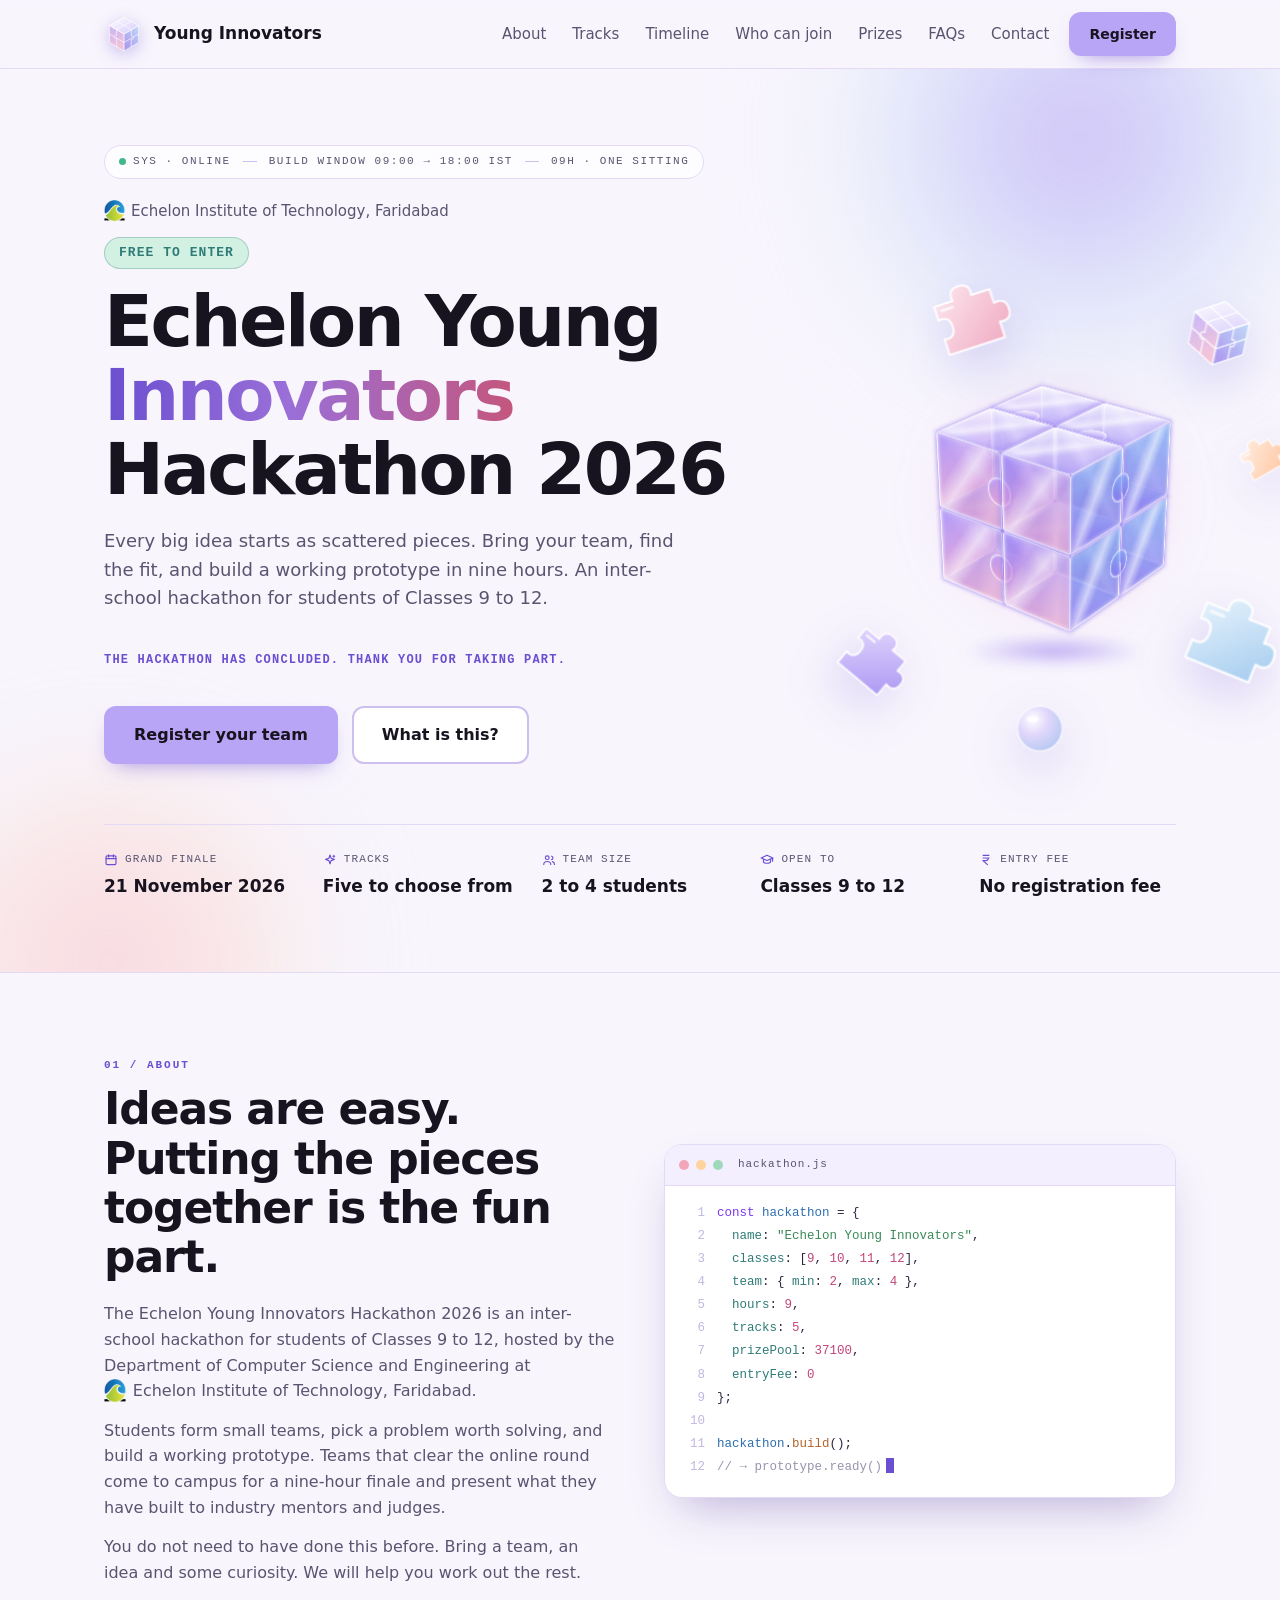
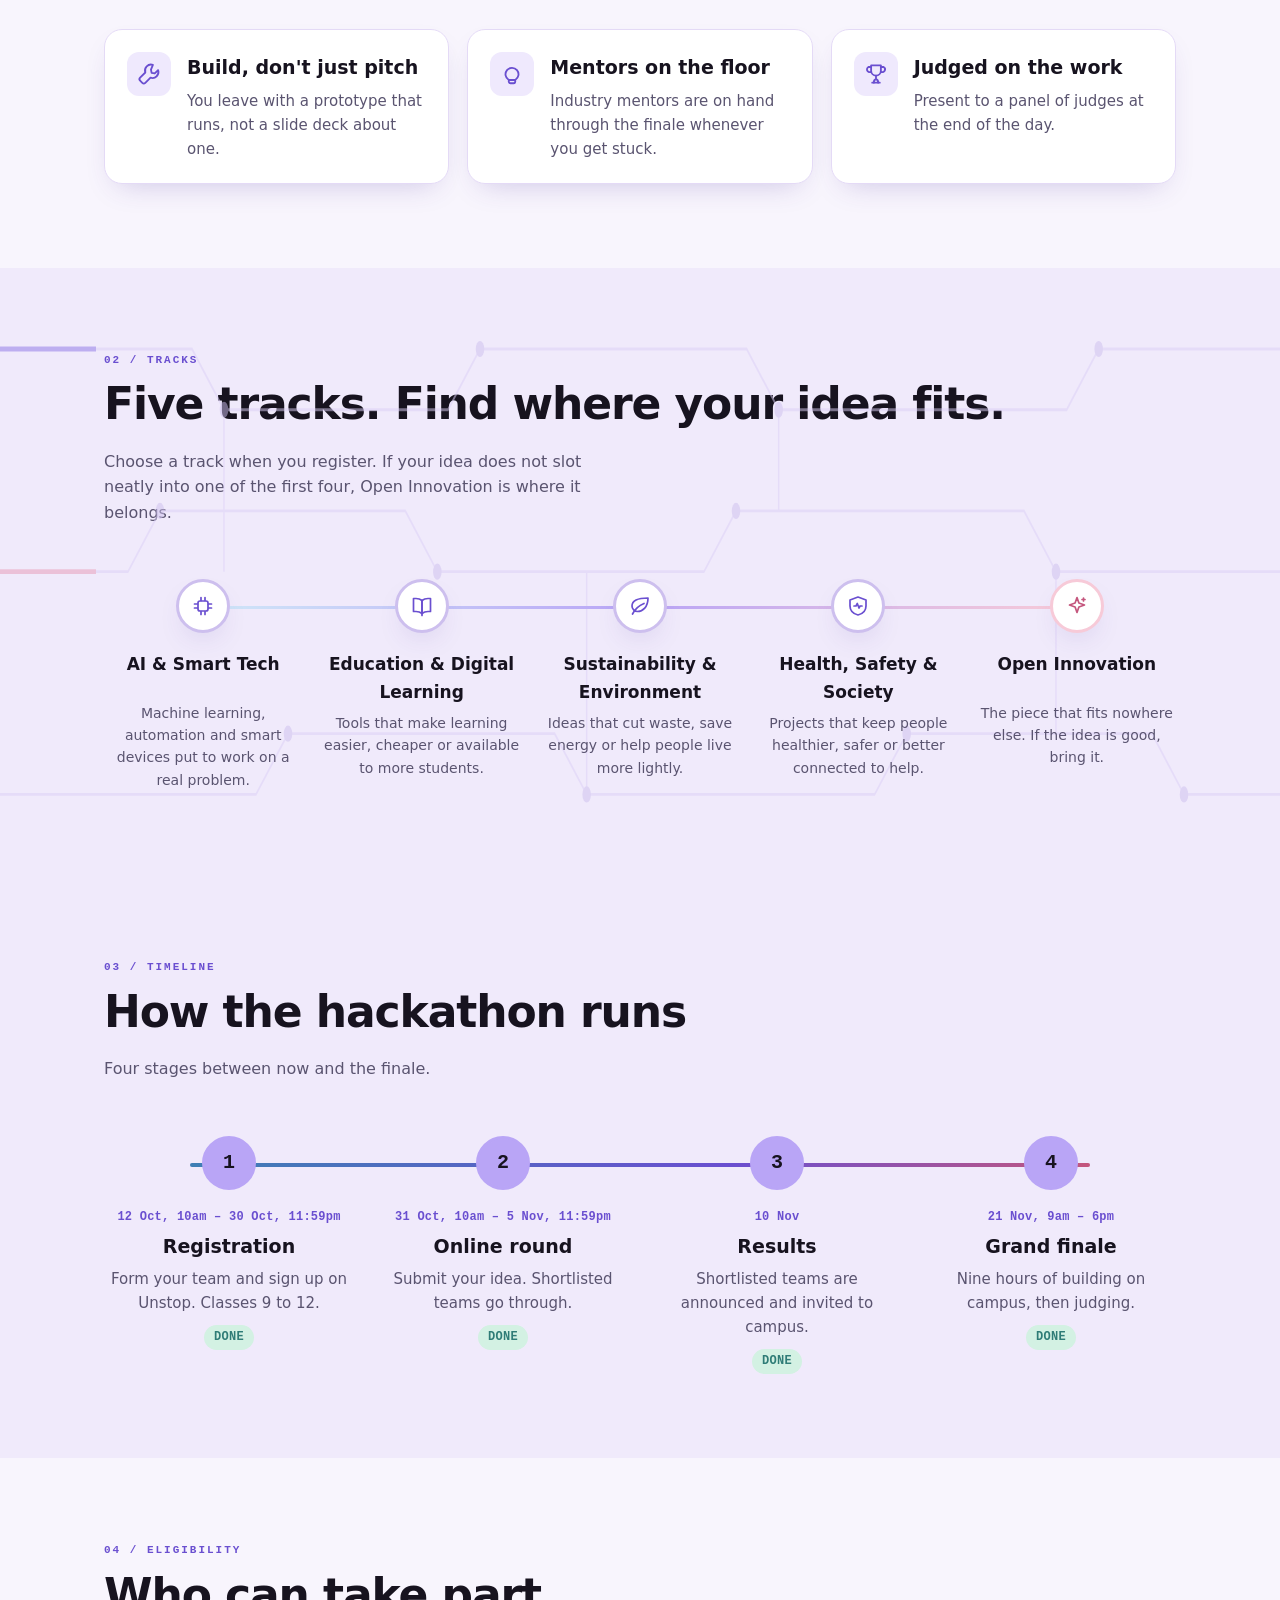
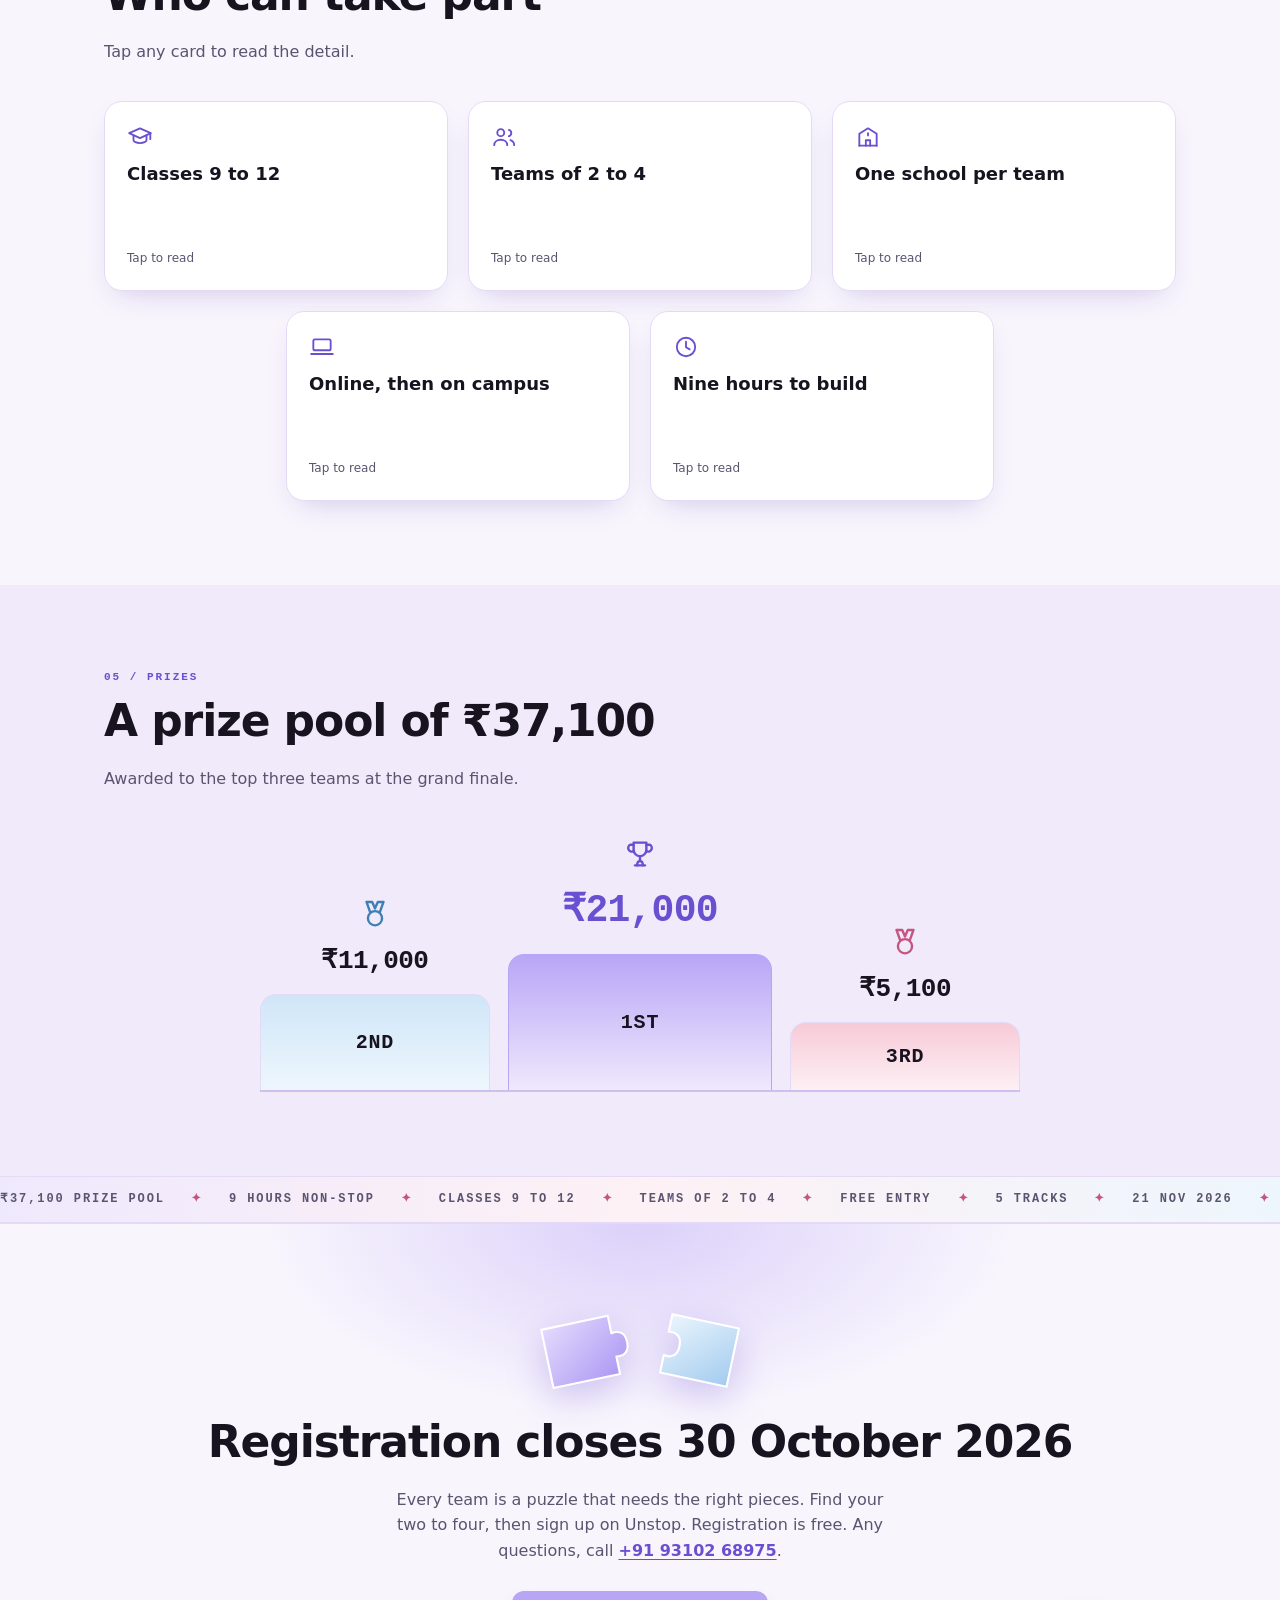
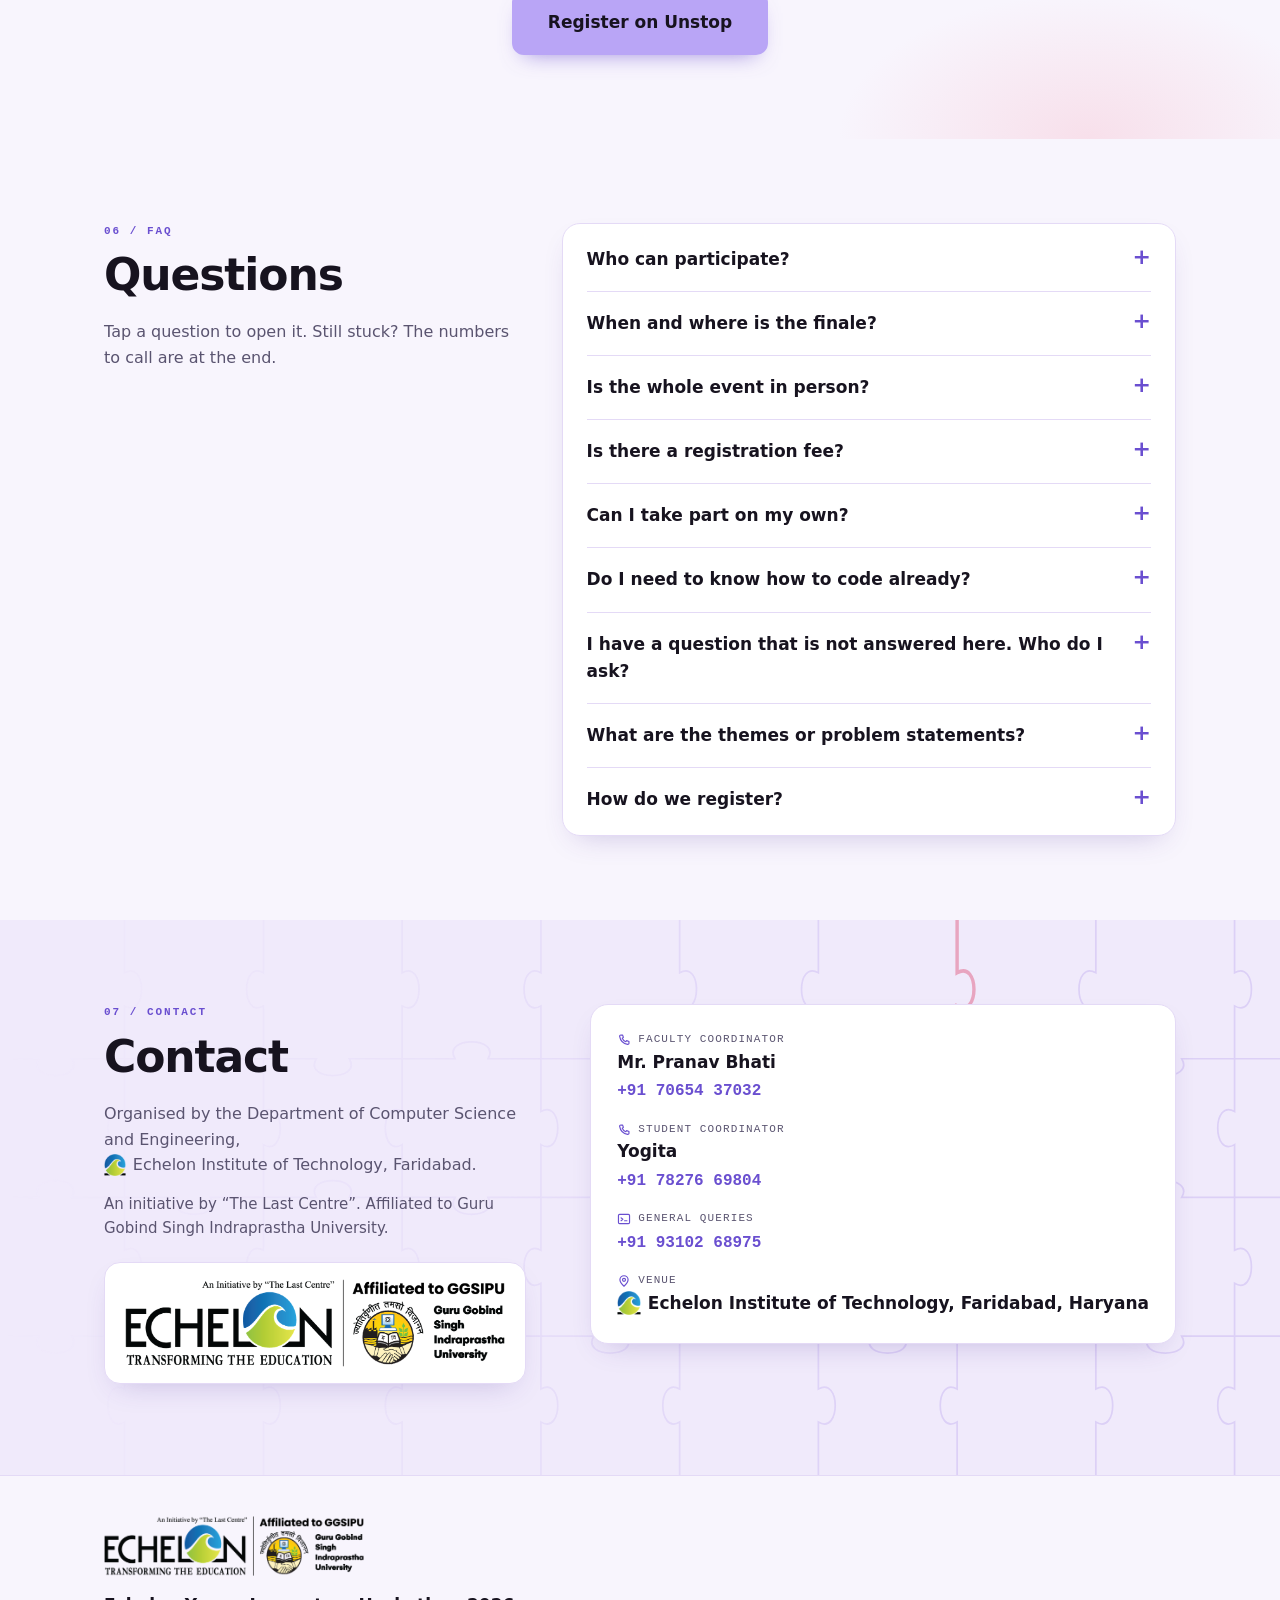
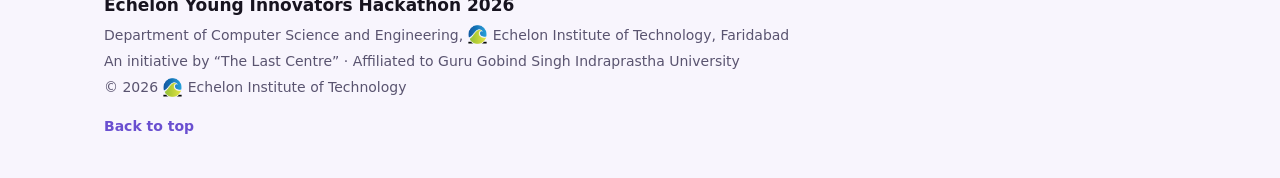
<file: index.html>
<!DOCTYPE html>
<html lang="en">
<head>
  <meta charset="UTF-8">
  <meta name="viewport" content="width=device-width, initial-scale=1.0">
  <title>Echelon Young Innovators Hackathon 2026</title>
  <meta name="description" content="An inter-school hackathon for students of Classes 9 to 12, by the Department of Computer Science and Engineering, Echelon Institute of Technology, Faridabad. Grand finale 21 November 2026.">
  <meta name="theme-color" content="#F8F5FD">

  <!-- Browser tab icon. The SVG is used where supported, the PNG
       is the fallback and is also what iPhones use on the home screen. -->
  <link rel="icon" href="favicon.svg" type="image/svg+xml">
  <link rel="apple-touch-icon" href="apple-touch-icon.png">

  <link rel="stylesheet" href="style.css">
</head>

<body>

<!-- ============================================================
     POSTER POPUP

     Appears two seconds after the page has loaded, so visitors see
     the site first. Hidden in the stylesheet by default and only
     shown by script.js, so a failed script can never leave a dead
     overlay covering the site.
     ============================================================ -->
<div class="promo" id="promo" role="dialog" aria-modal="true" aria-labelledby="promo-title" hidden>
  <div class="promo-card">
    <button class="promo-close" id="promo-close" type="button" aria-label="Close">
      <svg viewBox="0 0 24 24" aria-hidden="true"><path d="M6 6l12 12M18 6L6 18"/></svg>
    </button>

    <!-- The popup is built from text, not a picture, so it always
         loads and screen readers can read every detail. -->
    <p class="promo-eyebrow">Echelon Young Innovators Hackathon 2026</p>
    <h2 class="promo-title" id="promo-title">Registration is open</h2>
    <p class="promo-sub">Free to enter &middot; Classes 9 to 12 &middot; Teams of 2 to 4</p>

    <div class="promo-prize">
      <p class="promo-prize-label">Prize pool</p>
      <p class="promo-prize-total">&#8377;37,100</p>
      <ul class="promo-prize-split">
        <li><span>1st</span>&#8377;21,000</li>
        <li><span>2nd</span>&#8377;11,000</li>
        <li><span>3rd</span>&#8377;5,100</li>
      </ul>
    </div>

    <dl class="promo-dates">
      <div><dt>Registration</dt><dd>12 to 30 Oct</dd></div>
      <div><dt>Online round</dt><dd>31 Oct to 5 Nov</dd></div>
      <div><dt>Grand finale</dt><dd>21 Nov, on campus</dd></div>
    </dl>

    <div class="promo-actions">
      <a class="btn"
         href="https://unstop.com/p/echelon-young-innovators-hackathon-2026-echelon-institute-of-technology-1768767"
         target="_blank" rel="noopener noreferrer">Register on Unstop</a>
      <button class="btn btn-outline" type="button" id="promo-dismiss">Maybe later</button>
    </div>
  </div>
</div>

<!-- ============================================================
     CUSTOM CURSOR
     A dot that tracks the pointer exactly and a ring that trails
     behind it. script.js only switches these on when there is a
     real mouse, so phones and tablets are unaffected. If the
     script fails, the normal cursor is never hidden.
     ============================================================ -->
<div class="cursor-ring" id="cursor-ring" aria-hidden="true"></div>
<div class="cursor-dot" id="cursor-dot" aria-hidden="true"></div>

<!-- ============================================================
     GLASS SHAPES AND GRADIENTS

     The puzzle cube (logo and hero) and the loose puzzle pieces are
     drawn once here and reused with <use href="#...">. This block
     has zero size but is not display:none, because browsers will not
     paint gradients that live in a hidden SVG.
     ============================================================ -->
<svg class="svg-defs" aria-hidden="true" focusable="false">
  <defs>
    <!-- Cube faces: lavender top, lavender-to-blush left, icy-to-periwinkle right -->
    <linearGradient id="g-cube-top" x1="0" y1="0" x2="1" y2="1">
      <stop offset="0" stop-color="#FFFFFF" stop-opacity="0.95"/>
      <stop offset="1" stop-color="#D8CCFB" stop-opacity="0.9"/>
    </linearGradient>
    <linearGradient id="g-cube-left" x1="0" y1="0" x2="0.4" y2="1">
      <stop offset="0" stop-color="#C6B3FA" stop-opacity="0.92"/>
      <stop offset="1" stop-color="#F5C2D5" stop-opacity="0.9"/>
    </linearGradient>
    <linearGradient id="g-cube-right" x1="1" y1="0" x2="0.5" y2="1">
      <stop offset="0" stop-color="#BFDDF7" stop-opacity="0.92"/>
      <stop offset="1" stop-color="#A897F0" stop-opacity="0.9"/>
    </linearGradient>

    <!-- Loose pieces -->
    <linearGradient id="g-lav" x1="0" y1="0" x2="1" y2="1">
      <stop offset="0" stop-color="#E4DAFD"/><stop offset="1" stop-color="#A994F3"/>
    </linearGradient>
    <linearGradient id="g-icy" x1="0" y1="0" x2="1" y2="1">
      <stop offset="0" stop-color="#EAF5FD"/><stop offset="1" stop-color="#A3CBEF"/>
    </linearGradient>
    <linearGradient id="g-blush" x1="0" y1="0" x2="1" y2="1">
      <stop offset="0" stop-color="#FDE8EF"/><stop offset="1" stop-color="#F0A9C2"/>
    </linearGradient>
    <linearGradient id="g-peach" x1="0" y1="0" x2="1" y2="1">
      <stop offset="0" stop-color="#FFF0E5"/><stop offset="1" stop-color="#FFC7A3"/>
    </linearGradient>
    <linearGradient id="g-mint" x1="0" y1="0" x2="1" y2="1">
      <stop offset="0" stop-color="#EFFBF5"/><stop offset="1" stop-color="#A9DFC6"/>
    </linearGradient>
    <radialGradient id="g-orb" cx="0.35" cy="0.3" r="0.75">
      <stop offset="0" stop-color="#FFFFFF"/>
      <stop offset="0.45" stop-color="#E2D8FC"/>
      <stop offset="1" stop-color="#B8C9F2"/>
    </radialGradient>

    <!-- The glass puzzle cube -->
    <symbol id="cube" viewBox="0 0 100 104">
      <path d="M12 30 L50 52 L50 96 L12 74 Z" fill="url(#g-cube-left)"/>
      <path d="M50 52 L88 30 L88 74 L50 96 Z" fill="url(#g-cube-right)"/>
      <path d="M50 8 L88 30 L50 52 L12 30 Z" fill="url(#g-cube-top)"/>
      <!-- Jigsaw seams -->
      <g fill="none" stroke="#FFFFFF" stroke-width="1.7" stroke-linecap="round"
         stroke-linejoin="round" stroke-opacity="0.9">
        <path d="M31 41 V55 C24 52 24 67 31 64 V85"/>
        <path d="M69 41 V57 C76 54 76 69 69 66 V85"/>
        <path d="M12 52 L50 74 L88 52"/>
        <path d="M31 19 L69 41"/>
        <path d="M69 19 L31 41"/>
      </g>
      <!-- Outline and a bright front edge, where glass catches the light -->
      <path d="M50 8 L88 30 L88 74 L50 96 L12 74 L12 30 Z" fill="none"
            stroke="#FFFFFF" stroke-width="1.6" stroke-linejoin="round"/>
      <path d="M12 30 L50 52 L88 30 M50 52 V96" fill="none"
            stroke="#FFFFFF" stroke-width="2.2" stroke-linecap="round" stroke-opacity="0.95"/>
    </symbol>

    <!-- A single puzzle piece. Its colour comes from the fill on <use>. -->
    <symbol id="piece" viewBox="0 0 100 100">
      <path d="M20 30 H40 C40 30 36 17 50 17 C64 17 60 30 60 30 H80 V45
               C80 45 93 41 93 55 C93 69 80 65 80 65 V82 H20 V65
               C20 65 32 69 32 55 C32 41 20 45 20 45 Z"
            stroke="#FFFFFF" stroke-width="2" stroke-linejoin="round"/>
      <path d="M26 36 H38" stroke="#FFFFFF" stroke-width="3" stroke-linecap="round" opacity="0.8"/>
    </symbol>
  </defs>
</svg>

<!-- ============================================================
     ICON SET

     Every icon on the page is drawn here once, then reused with
     <svg class="icon"><use href="#icon-name"></use></svg>
     This block is invisible. It is only a store of shapes.
     ============================================================ -->
<svg class="icon-sprite" aria-hidden="true" focusable="false">
  <defs>
    <!-- Graduation cap -->
    <symbol id="icon-cap" viewBox="0 0 24 24">
      <path d="M2 8.5 12 4l10 4.5-10 4.5z"/>
      <path d="M6 10.7V15c0 1.3 2.7 2.6 6 2.6s6-1.3 6-2.6v-4.3"/>
      <path d="M21.5 9v5"/>
    </symbol>

    <!-- Two people -->
    <symbol id="icon-team" viewBox="0 0 24 24">
      <circle cx="9" cy="8" r="3.2"/>
      <path d="M3 19.5c0-3 2.7-5 6-5s6 2 6 5"/>
      <path d="M16.5 5.5a3 3 0 0 1 0 5.8"/>
      <path d="M18 14.8c2 .7 3.4 2.3 3.4 4.7"/>
    </symbol>

    <!-- School building -->
    <symbol id="icon-school" viewBox="0 0 24 24">
      <path d="M4 20V9l8-5 8 5v11"/>
      <path d="M4 20h16"/>
      <path d="M10 20v-5h4v5"/>
      <path d="M12 8.5v2"/>
    </symbol>

    <!-- Laptop -->
    <symbol id="icon-laptop" viewBox="0 0 24 24">
      <rect x="4" y="5" width="16" height="10" rx="1.5"/>
      <path d="M2 18.5h20"/>
    </symbol>

    <!-- Clock -->
    <symbol id="icon-clock" viewBox="0 0 24 24">
      <circle cx="12" cy="12" r="8.5"/>
      <path d="M12 7v5.2l3.4 2"/>
    </symbol>

    <!-- Document -->
    <symbol id="icon-doc" viewBox="0 0 24 24">
      <path d="M14 3H7a1.5 1.5 0 0 0-1.5 1.5v15A1.5 1.5 0 0 0 7 21h10a1.5 1.5 0 0 0 1.5-1.5V7.5z"/>
      <path d="M14 3v4.5h4.5"/>
      <path d="M9 12.5h6M9 16h4"/>
    </symbol>

    <!-- Wrench, for building things -->
    <symbol id="icon-build" viewBox="0 0 24 24">
      <path d="M15.6 3.6a5.5 5.5 0 0 0-7 7L3.8 15.4a2 2 0 0 0 0 2.8l2 2a2 2 0 0 0 2.8 0l4.8-4.8a5.5 5.5 0 0 0 7-7l-3.1 3.1-2.9-.6-.6-2.9z"/>
    </symbol>

    <!-- Lightbulb, for mentors -->
    <symbol id="icon-idea" viewBox="0 0 24 24">
      <path d="M9 17.5a6 6 0 1 1 6 0v1.5a1.5 1.5 0 0 1-1.5 1.5h-3A1.5 1.5 0 0 1 9 19z"/>
      <path d="M9.5 17.5h5"/>
    </symbol>

    <!-- Trophy -->
    <symbol id="icon-trophy" viewBox="0 0 24 24">
      <path d="M7.5 4h9v5a4.5 4.5 0 0 1-9 0z"/>
      <path d="M7.5 5.5H5a2.5 2.5 0 0 0 2.5 4.5"/>
      <path d="M16.5 5.5H19a2.5 2.5 0 0 1-2.5 4.5"/>
      <path d="M12 13.5V17"/>
      <path d="M8.5 20h7"/>
      <path d="M10 20c0-1.7.7-3 2-3s2 1.3 2 3"/>
    </symbol>

    <!-- Medal -->
    <symbol id="icon-medal" viewBox="0 0 24 24">
      <circle cx="12" cy="15" r="5"/>
      <path d="M8.5 10.5 6 3.5h4L12 8"/>
      <path d="M15.5 10.5 18 3.5h-4L12 8"/>
    </symbol>

    <!-- Chip, for AI and smart tech -->
    <symbol id="icon-chip" viewBox="0 0 24 24">
      <rect x="7" y="7" width="10" height="10" rx="2"/>
      <path d="M10 3.5v3M14 3.5v3M10 17.5v3M14 17.5v3"/>
      <path d="M3.5 10h3M3.5 14h3M17.5 10h3M17.5 14h3"/>
    </symbol>

    <!-- Open book, for education -->
    <symbol id="icon-book" viewBox="0 0 24 24">
      <path d="M12 6.5C10.4 5.2 8.4 4.5 6 4.5H3.5v13H6c2.4 0 4.4.7 6 2"/>
      <path d="M12 6.5c1.6-1.3 3.6-2 6-2h2.5v13H18c-2.4 0-4.4.7-6 2z"/>
      <path d="M12 6.5v15"/>
    </symbol>

    <!-- Leaf, for sustainability -->
    <symbol id="icon-leaf" viewBox="0 0 24 24">
      <path d="M20 4c0 9-5.2 13.5-10.5 13.5A5.5 5.5 0 0 1 4 12C4 6.8 9.5 4 20 4z"/>
      <path d="M4.5 20C7 15 11 11.5 16 9.5"/>
    </symbol>

    <!-- Shield with a pulse, for health and safety -->
    <symbol id="icon-shield" viewBox="0 0 24 24">
      <path d="M12 3 20 6v6c0 4.4-3.3 7.8-8 9-4.7-1.2-8-4.6-8-9V6z"/>
      <path d="M8 12h2l1.3-2.5L13 14l1-2h2"/>
    </symbol>

    <!-- Phone -->
    <symbol id="icon-phone" viewBox="0 0 24 24">
      <path d="M6.5 3.5h3l1.5 4-2 1.5a12 12 0 0 0 6 6l1.5-2 4 1.5v3a2 2 0 0 1-2.2 2A17 17 0 0 1 4.5 5.7 2 2 0 0 1 6.5 3.5z"/>
    </symbol>

    <!-- Map pin -->
    <symbol id="icon-pin" viewBox="0 0 24 24">
      <path d="M12 21s7-6 7-11a7 7 0 1 0-14 0c0 5 7 11 7 11z"/>
      <circle cx="12" cy="10" r="2.6"/>
    </symbol>

    <!-- Envelope -->
    <symbol id="icon-mail" viewBox="0 0 24 24">
      <rect x="3" y="5.5" width="18" height="13" rx="2"/>
      <path d="M3.6 6.8 12 13l8.4-6.2"/>
    </symbol>

    <!-- Calendar -->
    <symbol id="icon-calendar" viewBox="0 0 24 24">
      <rect x="3.5" y="5" width="17" height="15" rx="2"/>
      <path d="M3.5 9.5h17M8 3v4M16 3v4"/>
    </symbol>

    <!-- Rupee -->
    <symbol id="icon-rupee" viewBox="0 0 24 24">
      <path d="M7 4h10M7 8.5h10M7 13h4.5c2.5 0 4.5-1.9 4.5-4.3"/>
      <path d="M7 13l7.5 7"/>
    </symbol>

    <!-- Terminal -->
    <symbol id="icon-terminal" viewBox="0 0 24 24">
      <rect x="2.5" y="4" width="19" height="16" rx="2"/>
      <path d="M7 10l3 2.5-3 2.5M13 15h4"/>
    </symbol>

    <!-- Spark, for open innovation -->
    <symbol id="icon-spark" viewBox="0 0 24 24">
      <path d="M12 3.5 13.9 9 19.5 11 13.9 13 12 18.5 10.1 13 4.5 11 10.1 9z"/>
      <path d="M18.5 4v3M20 5.5h-3"/>
    </symbol>
  </defs>
</svg>

<!-- ============================================================
     NAVIGATION BAR
     ============================================================ -->
<header class="navbar">
  <div class="container nav-inner">

    <a href="#home" class="logo">
      <!-- The glass puzzle cube. favicon.svg is the same drawing,
           so if you change one, change the other to match. -->
      <svg class="logo-mark" viewBox="0 0 100 104" aria-hidden="true">
        <use href="#cube"></use>
      </svg>
      <span class="logo-text">Young Innovators</span>
    </a>

    <nav id="site-nav" class="nav-links" aria-label="Main navigation">
      <a href="#about">About</a>
      <a href="#tracks">Tracks</a>
      <a href="#timeline">Timeline</a>
      <a href="#eligibility">Who can join</a>
      <a href="#prizes">Prizes</a>
      <a href="#faqs">FAQs</a>
      <a href="#contact">Contact</a>
    </nav>

    <!-- All three Register buttons point to the Unstop listing.
         If the link ever changes, update it in all three places:
         here, in the hero, and in the Registration section. -->
    <a href="https://unstop.com/p/echelon-young-innovators-hackathon-2026-echelon-institute-of-technology-1768767"
       class="btn btn-small nav-cta" target="_blank" rel="noopener noreferrer">Register</a>

    <button id="menu-toggle" class="menu-toggle" aria-label="Open menu"
            aria-expanded="false" aria-controls="site-nav">
      <span class="menu-bar"></span>
      <span class="menu-bar"></span>
      <span class="menu-bar"></span>
    </button>

  </div>
</header>

<main>

  <!-- ============================================================
       HERO
       ============================================================ -->
  <section class="hero" id="home">

    <!-- Glass scene. A big puzzle cube with loose pieces floating
         round it. Beside the title on a laptop, above it on a phone.
         data-depth is how strongly each shape follows the pointer:
         bigger numbers feel closer. --r is a resting angle, --dur
         how long one float takes, --delay staggers them. -->
    <div class="hero-scene" aria-hidden="true">
      <div class="hero-scene-inner" id="hero-scene-inner">

        <div class="shape shape-cube" data-depth="0.6">
          <div class="shape-float" style="--r:0deg; --dur:10s;">
            <!-- script.js builds a real 3D glass cube in here. The flat
                 drawing below is what shows if the script cannot run. -->
            <div class="cube3d" id="cube3d">
              <svg class="cube3d-fallback" viewBox="0 0 100 104"><use href="#cube"></use></svg>
            </div>
          </div>
        </div>

        <div class="shape shape-piece shape-p1" data-depth="1.6">
          <div class="shape-float" style="--r:-18deg; --dur:8s; --delay:-2s;">
            <svg viewBox="0 0 100 100"><use href="#piece" fill="url(#g-blush)"></use></svg>
          </div>
        </div>

        <div class="shape shape-piece shape-p2" data-depth="2">
          <div class="shape-float" style="--r:22deg; --dur:9s; --delay:-5s;">
            <svg viewBox="0 0 100 100"><use href="#piece" fill="url(#g-icy)"></use></svg>
          </div>
        </div>

        <div class="shape shape-piece shape-p3" data-depth="1.2">
          <div class="shape-float" style="--r:40deg; --dur:11s; --delay:-1s;">
            <svg viewBox="0 0 100 100"><use href="#piece" fill="url(#g-lav)"></use></svg>
          </div>
        </div>

        <div class="shape shape-piece shape-p4" data-depth="2.4">
          <div class="shape-float" style="--r:-30deg; --dur:7s; --delay:-3s;">
            <svg viewBox="0 0 100 100"><use href="#piece" fill="url(#g-peach)"></use></svg>
          </div>
        </div>

        <div class="shape shape-mini shape-m1" data-depth="1.8">
          <div class="shape-float" style="--r:12deg; --dur:9.5s; --delay:-4s;">
            <svg viewBox="0 0 100 104"><use href="#cube"></use></svg>
          </div>
        </div>

        <div class="shape shape-mini shape-m2" data-depth="2.6">
          <div class="shape-float" style="--dur:6.5s; --delay:-2.5s;">
            <svg viewBox="0 0 100 100">
              <circle cx="50" cy="50" r="44" fill="url(#g-orb)" stroke="#FFFFFF" stroke-width="2"/>
              <ellipse cx="36" cy="32" rx="12" ry="7" fill="#FFFFFF" opacity="0.85"/>
            </svg>
          </div>
        </div>

      </div>
    </div>

    <div class="container">

      <!-- Status strip. The live state is written by script.js. -->
      <div class="hud">
        <span class="hud-cell"><span class="hud-dot" aria-hidden="true"></span><span id="hud-state">SYS &middot; LOADING</span></span>
        <span class="hud-sep" aria-hidden="true"></span>
        <span class="hud-cell">BUILD WINDOW 09:00 &rarr; 18:00 IST</span>
        <span class="hud-sep" aria-hidden="true"></span>
        <span class="hud-cell">09H &middot; ONE SITTING</span>
      </div>

      <p class="eyebrow"><span class="inst"><img class="inst-mark" src="images/college-logo.png" alt="" onerror="this.remove()">Echelon Institute of Technology, Faridabad</span></p>

      <p class="badge">Free to enter</p>

      <h1 class="hero-title">Echelon Young <span class="grad">Innovators</span> Hackathon 2026</h1>

      <p class="hero-tagline">
        Every big idea starts as scattered pieces. Bring your team, find the fit, and build a
        working prototype in nine hours. An inter-school hackathon for students of Classes 9 to 12.
      </p>

      <!-- Countdown. Numbers are filled in by script.js -->
      <div class="countdown" id="countdown">
        <p class="countdown-label" id="countdown-label">Loading countdown</p>
        <div class="countdown-row">
          <div class="countdown-unit">
            <span class="countdown-value" id="cd-days">--</span>
            <span class="countdown-name">days</span>
          </div>
          <div class="countdown-unit">
            <span class="countdown-value" id="cd-hours">--</span>
            <span class="countdown-name">hours</span>
          </div>
          <div class="countdown-unit">
            <span class="countdown-value" id="cd-mins">--</span>
            <span class="countdown-name">minutes</span>
          </div>
          <div class="countdown-unit">
            <span class="countdown-value" id="cd-secs">--</span>
            <span class="countdown-name">seconds</span>
          </div>
        </div>
      </div>

      <div class="hero-buttons">
        <a href="https://unstop.com/p/echelon-young-innovators-hackathon-2026-echelon-institute-of-technology-1768767"
           class="btn" target="_blank" rel="noopener noreferrer">Register your team</a>
        <a href="#about" class="btn btn-outline">What is this?</a>
      </div>

      <!-- Quick facts -->
      <dl class="facts" data-stagger>
        <div class="fact">
          <dt><svg class="icon icon-sm" aria-hidden="true"><use href="#icon-calendar"></use></svg>Grand finale</dt>
          <dd>21 November 2026</dd>
        </div>
        <div class="fact">
          <dt><svg class="icon icon-sm" aria-hidden="true"><use href="#icon-spark"></use></svg>Tracks</dt>
          <dd>Five to choose from</dd>
        </div>
        <div class="fact">
          <dt><svg class="icon icon-sm" aria-hidden="true"><use href="#icon-team"></use></svg>Team size</dt>
          <dd>2 to 4 students</dd>
        </div>
        <div class="fact">
          <dt><svg class="icon icon-sm" aria-hidden="true"><use href="#icon-cap"></use></svg>Open to</dt>
          <dd>Classes 9 to 12</dd>
        </div>
        <div class="fact">
          <dt><svg class="icon icon-sm" aria-hidden="true"><use href="#icon-rupee"></use></svg>Entry fee</dt>
          <dd>No registration fee</dd>
        </div>
      </dl>

    </div>
  </section>

  <!-- ============================================================
       ABOUT
       ============================================================ -->
  <section class="section" id="about">
    <div class="container about-grid">

      <div>
        <p class="sec-index" data-reveal>01 / ABOUT</p>
        <h2 data-reveal>Ideas are easy. Putting the pieces together is the fun part.</h2>
        <p>
          The Echelon Young Innovators Hackathon 2026 is an inter-school hackathon for students of
          Classes 9 to 12, hosted by the Department of Computer Science and Engineering at
          <span class="inst"><img class="inst-mark" src="images/college-logo.png" alt="" onerror="this.remove()">Echelon Institute of Technology, Faridabad</span>.
        </p>
        <p>
          Students form small teams, pick a problem worth solving, and build a working
          prototype. Teams that clear the online round come to campus for a nine-hour finale and
          present what they have built to industry mentors and judges.
        </p>
        <p>
          You do not need to have done this before. Bring a team, an idea and some curiosity.
          We will help you work out the rest.
        </p>
      </div>

      <!-- A code window, drawn entirely in HTML and CSS. It is
           decorative, so it is hidden from screen readers, and the
           same facts appear as real text elsewhere on the page. -->
      <div class="codewin" data-reveal aria-hidden="true">
        <div class="codewin-bar">
          <span class="codewin-dot codewin-dot-1"></span>
          <span class="codewin-dot codewin-dot-2"></span>
          <span class="codewin-dot codewin-dot-3"></span>
          <span class="codewin-name">hackathon.js</span>
        </div>
        <pre class="codewin-body"><code><span class="ln">1</span><span class="kw">const</span> <span class="vr">hackathon</span> = {
<span class="ln">2</span>  <span class="pr">name</span>: <span class="st">"Echelon Young Innovators"</span>,
<span class="ln">3</span>  <span class="pr">classes</span>: [<span class="nu">9</span>, <span class="nu">10</span>, <span class="nu">11</span>, <span class="nu">12</span>],
<span class="ln">4</span>  <span class="pr">team</span>: { <span class="pr">min</span>: <span class="nu">2</span>, <span class="pr">max</span>: <span class="nu">4</span> },
<span class="ln">5</span>  <span class="pr">hours</span>: <span class="nu">9</span>,
<span class="ln">6</span>  <span class="pr">tracks</span>: <span class="nu">5</span>,
<span class="ln">7</span>  <span class="pr">prizePool</span>: <span class="nu">37100</span>,
<span class="ln">8</span>  <span class="pr">entryFee</span>: <span class="nu">0</span>
<span class="ln">9</span>};
<span class="ln">10</span>
<span class="ln">11</span><span class="vr">hackathon</span>.<span class="fn">build</span>();
<span class="ln">12</span><span class="cm">// &rarr; prototype.ready()</span><span class="caret"></span></code></pre>
      </div>
    </div>

    <ul class="highlights container" data-stagger>
      <li>
        <svg class="icon" aria-hidden="true"><use href="#icon-build"></use></svg>
        <div>
          <h3>Build, don't just pitch</h3>
          <p>You leave with a prototype that runs, not a slide deck about one.</p>
        </div>
      </li>
      <li>
        <svg class="icon" aria-hidden="true"><use href="#icon-idea"></use></svg>
        <div>
          <h3>Mentors on the floor</h3>
          <p>Industry mentors are on hand through the finale whenever you get stuck.</p>
        </div>
      </li>
      <li>
        <svg class="icon" aria-hidden="true"><use href="#icon-trophy"></use></svg>
        <div>
          <h3>Judged on the work</h3>
          <p>Present to a panel of judges at the end of the day.</p>
        </div>
      </li>
    </ul>
  </section>

  <!-- ============================================================
       TRACKS

       To add a track, copy one <li> block and change the icon,
       heading and sentence. The rail adjusts to the number of items.
       ============================================================ -->
  <section class="section section-alt" id="tracks">

    <!-- Circuit traces, drawn in code. Decorative only. -->
    <svg class="circuit" viewBox="0 0 1200 300" preserveAspectRatio="none" aria-hidden="true">
      <g fill="none" stroke="#DCD0F7" stroke-width="1.4">
        <path d="M0 40 H180 L210 70 H420 L450 40 H700 L730 70 H1000 L1030 40 H1200"/>
        <path d="M0 150 H120 L150 120 H380 L410 150 H660 L690 120 H960 L990 150 H1200"/>
        <path d="M0 260 H240 L270 230 H520 L550 260 H820 L850 230 H1080 L1110 260 H1200"/>
        <path d="M210 70 V150M730 70 V120M550 260 V150M990 150 V230"/>
      </g>
      <g fill="#CDBFEE">
        <circle cx="210" cy="70" r="4"/><circle cx="450" cy="40" r="4"/>
        <circle cx="730" cy="70" r="4"/><circle cx="1030" cy="40" r="4"/>
        <circle cx="150" cy="120" r="4"/><circle cx="410" cy="150" r="4"/>
        <circle cx="690" cy="120" r="4"/><circle cx="990" cy="150" r="4"/>
        <circle cx="270" cy="230" r="4"/><circle cx="550" cy="260" r="4"/>
        <circle cx="850" cy="230" r="4"/><circle cx="1110" cy="260" r="4"/>
      </g>
      <!-- Two pulses of light travelling along the traces -->
      <path class="trace" d="M0 150 H120 L150 120 H380 L410 150 H660 L690 120 H960 L990 150 H1200"
            fill="none" stroke="#E79AB6" stroke-width="2.4"/>
      <path class="trace trace-late" d="M0 40 H180 L210 70 H420 L450 40 H700 L730 70 H1000 L1030 40 H1200"
            fill="none" stroke="#8B73E6" stroke-width="2.4"/>
    </svg>

    <div class="container">
      <p class="sec-index" data-reveal>02 / TRACKS</p>
      <h2 data-reveal>Five tracks. Find where your idea fits.</h2>
      <p class="section-intro" data-reveal>
        Choose a track when you register. If your idea does not slot neatly into one of the
        first four, Open Innovation is where it belongs.
      </p>

      <ul class="tracks" data-stagger>
        <div class="tk-rail" aria-hidden="true"></div>
        <span class="tk-glow" id="tk-glow" aria-hidden="true"></span>
        <li class="tk-item">
          <span class="tk-node" aria-hidden="true">
            <svg class="icon" aria-hidden="true"><use href="#icon-chip"></use></svg>
          </span>
          <h3>AI &amp; Smart Tech</h3>
          <p class="tk-detail">Machine learning, automation and smart devices put to work on a real problem.</p>
        </li>
        <li class="tk-item">
          <span class="tk-node" aria-hidden="true">
            <svg class="icon" aria-hidden="true"><use href="#icon-book"></use></svg>
          </span>
          <h3>Education &amp; Digital Learning</h3>
          <p class="tk-detail">Tools that make learning easier, cheaper or available to more students.</p>
        </li>
        <li class="tk-item">
          <span class="tk-node" aria-hidden="true">
            <svg class="icon" aria-hidden="true"><use href="#icon-leaf"></use></svg>
          </span>
          <h3>Sustainability &amp; Environment</h3>
          <p class="tk-detail">Ideas that cut waste, save energy or help people live more lightly.</p>
        </li>
        <li class="tk-item">
          <span class="tk-node" aria-hidden="true">
            <svg class="icon" aria-hidden="true"><use href="#icon-shield"></use></svg>
          </span>
          <h3>Health, Safety &amp; Society</h3>
          <p class="tk-detail">Projects that keep people healthier, safer or better connected to help.</p>
        </li>
        <li class="tk-item tk-open">
          <span class="tk-node" aria-hidden="true">
            <svg class="icon" aria-hidden="true"><use href="#icon-spark"></use></svg>
          </span>
          <h3>Open Innovation</h3>
          <p class="tk-detail">The piece that fits nowhere else. If the idea is good, bring it.</p>
        </li>
      </ul>
    </div>
  </section>

  <!-- ============================================================
       TIMELINE
       ============================================================ -->
  <section class="section section-alt" id="timeline">
    <div class="container">
      <p class="sec-index" data-reveal>03 / TIMELINE</p>
      <h2 data-reveal>How the hackathon runs</h2>
      <p class="section-intro" data-reveal>Four stages between now and the finale.</p>

      <!-- The stage marked as happening now is worked out by script.js
           from the dates below, so it stays correct without editing. -->
      <ol class="timeline" id="timeline" data-stagger>
        <div class="tl-rail" aria-hidden="true"><span class="tl-rail-fill" id="tl-fill"></span></div>

        <li class="tl-step" data-start="2026-10-12T10:00:00+05:30"
                            data-end="2026-10-30T23:59:59+05:30">
          <span class="tl-node" aria-hidden="true"><span class="tl-num">1</span></span>
          <p class="tl-when">12 Oct, 10am &ndash; 30 Oct, 11:59pm</p>
          <h3>Registration</h3>
          <p class="tl-detail">Form your team and sign up on Unstop. Classes 9 to 12.</p>
        </li>

        <li class="tl-step" data-start="2026-10-31T10:00:00+05:30"
                            data-end="2026-11-05T23:59:59+05:30">
          <span class="tl-node" aria-hidden="true"><span class="tl-num">2</span></span>
          <p class="tl-when">31 Oct, 10am &ndash; 5 Nov, 11:59pm</p>
          <h3>Online round</h3>
          <p class="tl-detail">Submit your idea. Shortlisted teams go through.</p>
        </li>

        <li class="tl-step" data-start="2026-11-10T00:00:00+05:30"
                            data-end="2026-11-10T23:59:59+05:30">
          <span class="tl-node" aria-hidden="true"><span class="tl-num">3</span></span>
          <p class="tl-when">10 Nov</p>
          <h3>Results</h3>
          <p class="tl-detail">Shortlisted teams are announced and invited to campus.</p>
        </li>

        <li class="tl-step tl-step-final" data-start="2026-11-21T09:00:00+05:30"
                                          data-end="2026-11-21T18:00:00+05:30">
          <span class="tl-node" aria-hidden="true"><span class="tl-num">4</span></span>
          <p class="tl-when">21 Nov, 9am &ndash; 6pm</p>
          <h3>Grand finale</h3>
          <p class="tl-detail">Nine hours of building on campus, then judging.</p>
        </li>
      </ol>
    </div>
  </section>

  <!-- ============================================================
       ELIGIBILITY AND RULES
       ============================================================ -->
  <section class="section" id="eligibility">
    <div class="container">
      <p class="sec-index" data-reveal>04 / ELIGIBILITY</p>
      <h2 data-reveal>Who can take part</h2>
      <p class="section-intro" data-reveal>Tap any card to read the detail.</p>

      <div class="rules" data-stagger>
        <button class="rule" type="button" aria-expanded="false">
          <span class="rule-inner">
            <span class="rule-face rule-front">
              <svg class="icon" aria-hidden="true"><use href="#icon-cap"></use></svg>
              <span class="rule-title">Classes 9 to 12</span>
              <span class="rule-hint">Tap to read</span>
            </span>
            <span class="rule-face rule-back">
              <span class="rule-detail">Only school students from Class 9 to Class 12 are eligible to take part.</span>
              <span class="rule-hint">Tap to go back</span>
            </span>
          </span>
        </button>
        <button class="rule" type="button" aria-expanded="false">
          <span class="rule-inner">
            <span class="rule-face rule-front">
              <svg class="icon" aria-hidden="true"><use href="#icon-team"></use></svg>
              <span class="rule-title">Teams of 2 to 4</span>
              <span class="rule-hint">Tap to read</span>
            </span>
            <span class="rule-face rule-back">
              <span class="rule-detail">You cannot enter alone. Minimum two members, maximum four.</span>
              <span class="rule-hint">Tap to go back</span>
            </span>
          </span>
        </button>
        <button class="rule" type="button" aria-expanded="false">
          <span class="rule-inner">
            <span class="rule-face rule-front">
              <svg class="icon" aria-hidden="true"><use href="#icon-school"></use></svg>
              <span class="rule-title">One school per team</span>
              <span class="rule-hint">Tap to read</span>
            </span>
            <span class="rule-face rule-back">
              <span class="rule-detail">Every member of a team must be from the same school.</span>
              <span class="rule-hint">Tap to go back</span>
            </span>
          </span>
        </button>
        <button class="rule" type="button" aria-expanded="false">
          <span class="rule-inner">
            <span class="rule-face rule-front">
              <svg class="icon" aria-hidden="true"><use href="#icon-laptop"></use></svg>
              <span class="rule-title">Online, then on campus</span>
              <span class="rule-hint">Tap to read</span>
            </span>
            <span class="rule-face rule-back">
              <span class="rule-detail">The first round is online. Shortlisted teams attend the finale in person.</span>
              <span class="rule-hint">Tap to go back</span>
            </span>
          </span>
        </button>
        <button class="rule" type="button" aria-expanded="false">
          <span class="rule-inner">
            <span class="rule-face rule-front">
              <svg class="icon" aria-hidden="true"><use href="#icon-clock"></use></svg>
              <span class="rule-title">Nine hours to build</span>
              <span class="rule-hint">Tap to read</span>
            </span>
            <span class="rule-face rule-back">
              <span class="rule-detail">The finale runs 9:00 AM to 6:00 PM on 21 November 2026.</span>
              <span class="rule-hint">Tap to go back</span>
            </span>
          </span>
        </button>
      </div>
    </div>
  </section>

  <!-- ============================================================
       PRIZES
       ============================================================ -->
  <section class="section section-alt" id="prizes">
    <div class="container">
      <p class="sec-index" data-reveal>05 / PRIZES</p>
      <h2 data-reveal>A prize pool of &#8377;37,100</h2>
      <p class="section-intro" data-reveal>
        Awarded to the top three teams at the grand finale.
      </p>

      <div class="podium" data-stagger>
        <!-- Second, first, third. First sits in the middle and stands
             tallest, the way a podium actually reads. -->
        <div class="pod pod-2">
          <svg class="icon icon-lg" aria-hidden="true"><use href="#icon-medal"></use></svg>
          <p class="pod-amount">&#8377;11,000</p>
          <div class="pod-block"><span class="pod-rank">2nd</span></div>
        </div>

        <div class="pod pod-1">
          <svg class="icon icon-lg" aria-hidden="true"><use href="#icon-trophy"></use></svg>
          <p class="pod-amount">&#8377;21,000</p>
          <div class="pod-block"><span class="pod-rank">1st</span></div>
        </div>

        <div class="pod pod-3">
          <svg class="icon icon-lg" aria-hidden="true"><use href="#icon-medal"></use></svg>
          <p class="pod-amount">&#8377;5,100</p>
          <div class="pod-block"><span class="pod-rank">3rd</span></div>
        </div>
      </div>
    </div>
  </section>

  <!-- ============================================================
       TICKER
       The strip is written twice so it can loop without a visible
       jump. The second copy is hidden from screen readers.
       ============================================================ -->
  <div class="ticker" aria-hidden="true">
    <div class="ticker-track">
      <span class="ticker-run">
        <span>&#8377;37,100 PRIZE POOL</span><i>&#10022;</i>
        <span>9 HOURS NON-STOP</span><i>&#10022;</i>
        <span>CLASSES 9 TO 12</span><i>&#10022;</i>
        <span>TEAMS OF 2 TO 4</span><i>&#10022;</i>
        <span>FREE ENTRY</span><i>&#10022;</i>
        <span>5 TRACKS</span><i>&#10022;</i>
        <span>21 NOV 2026</span><i>&#10022;</i>
      </span>
      <span class="ticker-run">
        <span>&#8377;37,100 PRIZE POOL</span><i>&#10022;</i>
        <span>9 HOURS NON-STOP</span><i>&#10022;</i>
        <span>CLASSES 9 TO 12</span><i>&#10022;</i>
        <span>TEAMS OF 2 TO 4</span><i>&#10022;</i>
        <span>FREE ENTRY</span><i>&#10022;</i>
        <span>5 TRACKS</span><i>&#10022;</i>
        <span>21 NOV 2026</span><i>&#10022;</i>
      </span>
    </div>
  </div>

  <!-- ============================================================
       REGISTRATION CALL TO ACTION
       ============================================================ -->
  <section class="section register" id="register">
    <div class="container register-inner">
      <!-- Two glass pieces that click together as this section comes
           into view. Purely decorative. -->
      <div class="snap" id="snap" aria-hidden="true">
        <svg viewBox="0 0 200 100">
          <path class="snap-a" fill="url(#g-lav)" stroke="#FFFFFF" stroke-width="2.5" stroke-linejoin="round"
                d="M20 15 H100 V36 C100 36 116 32 116 50 C116 68 100 64 100 64 V85 H20 Z"/>
          <path class="snap-b" fill="url(#g-icy)" stroke="#FFFFFF" stroke-width="2.5" stroke-linejoin="round"
                d="M100 15 H180 V85 H100 V64 C100 64 116 68 116 50 C116 32 100 36 100 36 Z"/>
          <circle class="snap-flash" cx="108" cy="50" r="14" fill="#FFFFFF"/>
        </svg>
      </div>

      <h2 data-reveal>Registration closes 30 October 2026</h2>
      <p>
        Every team is a puzzle that needs the right pieces. Find your two to four, then sign up
        on Unstop. Registration is free.
        Any questions, call <a href="tel:+919310268975">+91 93102 68975</a>.
      </p>
      <a href="https://unstop.com/p/echelon-young-innovators-hackathon-2026-echelon-institute-of-technology-1768767"
         class="btn btn-lg" target="_blank" rel="noopener noreferrer">Register on Unstop</a>
    </div>
  </section>

  <!-- ============================================================
       FAQs
       ============================================================ -->
  <section class="section" id="faqs">
    <div class="container faq-grid">
      <div>
        <p class="sec-index" data-reveal>06 / FAQ</p>
        <h2 data-reveal>Questions</h2>
        <p data-reveal>Tap a question to open it. Still stuck? The numbers to call are at the end.</p>
      </div>

      <div class="faq-list" data-stagger>
        <details>
          <summary>Who can participate?</summary>
          <p>Students of Classes 9 to 12 only, in teams of two to four. All members of a team
             must be from the same school.</p>
        </details>

        <details>
          <summary>When and where is the finale?</summary>
          <p>21 November 2026, 9:00 AM to 6:00 PM, at <span class="inst"><img class="inst-mark" src="images/college-logo.png" alt="" onerror="this.remove()">Echelon Institute of Technology, Faridabad</span>.</p>
        </details>

        <details>
          <summary>Is the whole event in person?</summary>
          <p>No. The first round runs online from 31 October to 5 November 2026. Only shortlisted
             teams attend the finale on campus.</p>
        </details>

        <details>
          <summary>Is there a registration fee?</summary>
          <p>No. Participation is free of charge for all registered teams.</p>
        </details>

        <details>
          <summary>Can I take part on my own?</summary>
          <p>No. The minimum team size is two.</p>
        </details>

        <details>
          <summary>Do I need to know how to code already?</summary>
          <p>Some coding ability in the team helps, but the hackathon is built for Class 9 to 12
             students and beginners are very welcome. Mentors are there to help on the day.</p>
        </details>

        <details>
          <summary>I have a question that is not answered here. Who do I ask?</summary>
          <p>Call the Student Coordinator, Yogita, on
             <a href="tel:+917827669804">+91 78276 69804</a>, or the Faculty Coordinator,
             Mr. Pranav Bhati, on <a href="tel:+917065437032">+91 70654 37032</a>.</p>
        </details>

        <details>
          <summary>What are the themes or problem statements?</summary>
          <p>There are five tracks: AI and Smart Tech, Education and Digital Learning,
             Sustainability and Environment, Health, Safety and Society, and Open Innovation.
             You pick one when you register.</p>
        </details>

        <details>
          <summary>How do we register?</summary>
          <p>Use any Register button on this page. It opens the official listing on Unstop,
             where one member signs up and adds the rest of the team. Registration is open from
             12 October to 30 October 2026.</p>
        </details>
      </div>
    </div>
  </section>

  <!-- ============================================================
       CONTACT
       ============================================================ -->
  <section class="section section-alt" id="contact">

    <!-- Jigsaw grid with signals running along the seams. Same idea as
         the circuit behind the tracks, but drawn as puzzle pieces, so
         the page ends on its theme. Decorative only. -->
    <svg class="jigsaw" viewBox="0 0 1200 420" preserveAspectRatio="xMidYMid slice" aria-hidden="true">
      <g fill="none" stroke="#D9CCF6" stroke-width="1.3">
        <path d="M0 105 L40 105 C30 88 75 88 65 105 L105 105 L145 105 C135 122 180 122 170 105 L210 105 L250 105 C240 88 285 88 275 105 L315 105 L355 105 C345 122 390 122 380 105 L420 105 L460 105 C450 88 495 88 485 105 L525 105 L565 105 C555 122 600 122 590 105 L630 105 L670 105 C660 88 705 88 695 105 L735 105 L775 105 C765 122 810 122 800 105 L840 105 L880 105 C870 88 915 88 905 105 L945 105 L985 105 C975 122 1020 122 1010 105 L1050 105 L1090 105 C1080 88 1125 88 1115 105 L1155 105 L1195 105 C1185 122 1230 122 1220 105 L1200 105"/>
        <path d="M0 210 L40 210 C30 227 75 227 65 210 L105 210 L145 210 C135 193 180 193 170 210 L210 210 L250 210 C240 227 285 227 275 210 L315 210 L355 210 C345 193 390 193 380 210 L420 210 L460 210 C450 227 495 227 485 210 L525 210 L565 210 C555 193 600 193 590 210 L630 210 L670 210 C660 227 705 227 695 210 L735 210 L775 210 C765 193 810 193 800 210 L840 210 L880 210 C870 227 915 227 905 210 L945 210 L985 210 C975 193 1020 193 1010 210 L1050 210 L1090 210 C1080 227 1125 227 1115 210 L1155 210 L1195 210 C1185 193 1230 193 1220 210 L1200 210"/>
        <path d="M0 315 L40 315 C30 298 75 298 65 315 L105 315 L145 315 C135 332 180 332 170 315 L210 315 L250 315 C240 298 285 298 275 315 L315 315 L355 315 C345 332 390 332 380 315 L420 315 L460 315 C450 298 495 298 485 315 L525 315 L565 315 C555 332 600 332 590 315 L630 315 L670 315 C660 298 705 298 695 315 L735 315 L775 315 C765 332 810 332 800 315 L840 315 L880 315 C870 298 915 298 905 315 L945 315 L985 315 C975 332 1020 332 1010 315 L1050 315 L1090 315 C1080 298 1125 298 1115 315 L1155 315 L1195 315 C1185 332 1230 332 1220 315 L1200 315"/>
        <path d="M105 0 L105 40 C88 30 88 75 105 65 L105 105 L105 145 C122 135 122 180 105 170 L105 210 L105 250 C88 240 88 285 105 275 L105 315 L105 355 C122 345 122 390 105 380 L105 420"/>
        <path d="M210 0 L210 40 C227 30 227 75 210 65 L210 105 L210 145 C193 135 193 180 210 170 L210 210 L210 250 C227 240 227 285 210 275 L210 315 L210 355 C193 345 193 390 210 380 L210 420"/>
        <path d="M315 0 L315 40 C298 30 298 75 315 65 L315 105 L315 145 C332 135 332 180 315 170 L315 210 L315 250 C298 240 298 285 315 275 L315 315 L315 355 C332 345 332 390 315 380 L315 420"/>
        <path d="M420 0 L420 40 C437 30 437 75 420 65 L420 105 L420 145 C403 135 403 180 420 170 L420 210 L420 250 C437 240 437 285 420 275 L420 315 L420 355 C403 345 403 390 420 380 L420 420"/>
        <path d="M525 0 L525 40 C508 30 508 75 525 65 L525 105 L525 145 C542 135 542 180 525 170 L525 210 L525 250 C508 240 508 285 525 275 L525 315 L525 355 C542 345 542 390 525 380 L525 420"/>
        <path d="M630 0 L630 40 C647 30 647 75 630 65 L630 105 L630 145 C613 135 613 180 630 170 L630 210 L630 250 C647 240 647 285 630 275 L630 315 L630 355 C613 345 613 390 630 380 L630 420"/>
        <path d="M735 0 L735 40 C718 30 718 75 735 65 L735 105 L735 145 C752 135 752 180 735 170 L735 210 L735 250 C718 240 718 285 735 275 L735 315 L735 355 C752 345 752 390 735 380 L735 420"/>
        <path d="M840 0 L840 40 C857 30 857 75 840 65 L840 105 L840 145 C823 135 823 180 840 170 L840 210 L840 250 C857 240 857 285 840 275 L840 315 L840 355 C823 345 823 390 840 380 L840 420"/>
        <path d="M945 0 L945 40 C928 30 928 75 945 65 L945 105 L945 145 C962 135 962 180 945 170 L945 210 L945 250 C928 240 928 285 945 275 L945 315 L945 355 C962 345 962 390 945 380 L945 420"/>
        <path d="M1050 0 L1050 40 C1067 30 1067 75 1050 65 L1050 105 L1050 145 C1033 135 1033 180 1050 170 L1050 210 L1050 250 C1067 240 1067 285 1050 275 L1050 315 L1050 355 C1033 345 1033 390 1050 380 L1050 420"/>
        <path d="M1155 0 L1155 40 C1138 30 1138 75 1155 65 L1155 105 L1155 145 C1172 135 1172 180 1155 170 L1155 210 L1155 250 C1138 240 1138 285 1155 275 L1155 315 L1155 355 C1172 345 1172 390 1155 380 L1155 420"/>
      </g>
      <path class="seam-run" d="M0 210 L40 210 C30 227 75 227 65 210 L105 210 L145 210 C135 193 180 193 170 210 L210 210 L250 210 C240 227 285 227 275 210 L315 210 L355 210 C345 193 390 193 380 210 L420 210 L460 210 C450 227 495 227 485 210 L525 210 L565 210 C555 193 600 193 590 210 L630 210 L670 210 C660 227 705 227 695 210 L735 210 L775 210 C765 193 810 193 800 210 L840 210 L880 210 C870 227 915 227 905 210 L945 210 L985 210 C975 193 1020 193 1010 210 L1050 210 L1090 210 C1080 227 1125 227 1115 210 L1155 210 L1195 210 C1185 193 1230 193 1220 210 L1200 210" fill="none" stroke="#8B73E6" stroke-width="2.6"/>
      <path class="seam-run seam-run-2" d="M840 0 L840 40 C857 30 857 75 840 65 L840 105 L840 145 C823 135 823 180 840 170 L840 210 L840 250 C857 240 857 285 840 275 L840 315 L840 355 C823 345 823 390 840 380 L840 420" fill="none" stroke="#E79AB6" stroke-width="2.6"/>
      <path class="seam-run seam-run-3" d="M0 315 L40 315 C30 298 75 298 65 315 L105 315 L145 315 C135 332 180 332 170 315 L210 315 L250 315 C240 298 285 298 275 315 L315 315 L355 315 C345 332 390 332 380 315 L420 315 L460 315 C450 298 495 298 485 315 L525 315 L565 315 C555 332 600 332 590 315 L630 315 L670 315 C660 298 705 298 695 315 L735 315 L775 315 C765 332 810 332 800 315 L840 315 L880 315 C870 298 915 298 905 315 L945 315 L985 315 C975 332 1020 332 1010 315 L1050 315 L1090 315 C1080 298 1125 298 1115 315 L1155 315 L1195 315 C1185 332 1230 332 1220 315 L1200 315" fill="none" stroke="#6FAEDD" stroke-width="2.6"/>
    </svg>

    <div class="container contact-grid">

      <div>
        <p class="sec-index" data-reveal>07 / CONTACT</p>
        <h2 data-reveal>Contact</h2>
        <p>
          Organised by the Department of Computer Science and Engineering,
          <span class="inst"><img class="inst-mark" src="images/college-logo.png" alt="" onerror="this.remove()">Echelon Institute of Technology, Faridabad</span>.
        </p>
        <p class="affiliation">
          An initiative by &ldquo;The Last Centre&rdquo;.
          Affiliated to Guru Gobind Singh Indraprastha University.
        </p>
        <div class="org-card" data-reveal>
          <img class="org-lockup" src="images/echelon-ggsipu.png" width="1200" height="277" alt="Echelon, Transforming the Education. An initiative by The Last Centre. Affiliated to Guru Gobind Singh Indraprastha University.">
        </div>
      </div>

      <!-- Rings that ripple out from behind the card, like a call
           going out. Decorative only. -->
      <div class="contact-wrap">
        <span class="ping" aria-hidden="true"></span>
        <span class="ping ping-2" aria-hidden="true"></span>
        <span class="ping ping-3" aria-hidden="true"></span>
        <dl class="contact-details" data-stagger>
          <div>
            <dt><svg class="icon icon-sm" aria-hidden="true"><use href="#icon-phone"></use></svg>Faculty Coordinator</dt>
            <!-- tel: makes the number tappable on a phone -->
            <dd>Mr. Pranav Bhati<br>
                <a href="tel:+917065437032">+91 70654 37032</a></dd>
          </div>
          <div>
            <dt><svg class="icon icon-sm" aria-hidden="true"><use href="#icon-phone"></use></svg>Student Coordinator</dt>
            <dd>Yogita<br>
                <a href="tel:+917827669804">+91 78276 69804</a></dd>
          </div>
          <div>
            <dt><svg class="icon icon-sm" aria-hidden="true"><use href="#icon-terminal"></use></svg>General queries</dt>
            <dd><a href="tel:+919310268975">+91 93102 68975</a></dd>
          </div>
          <div>
            <dt><svg class="icon icon-sm" aria-hidden="true"><use href="#icon-pin"></use></svg>Venue</dt>
            <dd><span class="inst"><img class="inst-mark" src="images/college-logo.png" alt="" onerror="this.remove()">Echelon Institute of Technology, Faridabad, Haryana</span></dd>
          </div>
        </dl>
      </div>

    </div>
  </section>

</main>

<!-- ============================================================
     FOOTER
     ============================================================ -->
<footer class="footer">
  <div class="container footer-inner">
    <img class="org-lockup org-lockup-footer" src="images/echelon-ggsipu.png" width="1200" height="277" alt="Echelon, Transforming the Education. An initiative by The Last Centre. Affiliated to Guru Gobind Singh Indraprastha University.">
    <p class="footer-title">Echelon Young Innovators Hackathon 2026</p>
    <p class="footer-meta">
      Department of Computer Science and Engineering,
      <span class="inst"><img class="inst-mark" src="images/college-logo.png" alt="" onerror="this.remove()">Echelon Institute of Technology, Faridabad</span>
    </p>
    <p class="footer-meta">
      An initiative by &ldquo;The Last Centre&rdquo; &middot;
      Affiliated to Guru Gobind Singh Indraprastha University
    </p>
    <p class="footer-meta">&copy; <span id="year">2026</span> <span class="inst"><img class="inst-mark" src="images/college-logo.png" alt="" onerror="this.remove()">Echelon Institute of Technology</span></p>
    <a href="#home" class="footer-top">Back to top</a>
  </div>
</footer>

<script src="script.js"></script>
</body>
</html>
</file>
<file: style.css>
/* ===========================================================
   ECHELON YOUNG INNOVATORS HACKATHON 2026
   Stylesheet (pastel edition)

   Contents:
     1. Variables (your colours live here)
     2. Base reset
     3. Reusable pieces (container, buttons, headings)
     4. Navigation bar
     5. Hero, glass scene and countdown
     6. About
     6a. Tracks
     7. Timeline
     8. Eligibility
     9. Prizes
    10. Register (with the puzzle snap)
    11. FAQs
    12. Contact and footer
    13. Mobile adjustments
   =========================================================== */


/* =========== 1. VARIABLES ===========================
   One palette for the whole site. Lavender is the identity
   colour, icy blue and blush pink support it, and near-black
   carries the text so everything stays easy to read.
   ==================================================== */
:root {
  /* Backgrounds */
  --bg:       #F8F5FD;   /* page background, pale lavender white */
  --bg-alt:   #F0EAFB;   /* alternate section background */
  --surface:  #FFFFFF;   /* cards */

  /* Lines */
  --line:        #E4DAF6;
  --line-strong: #CDBFEE;

  /* Identity colour */
  --lavender:      #B9A5F6;   /* buttons, filled shapes */
  --lavender-soft: #EFE9FD;   /* tinted backgrounds */
  --lavender-deep: #6A4FD0;   /* icons, links, emphasis (readable on white) */

  /* Supporting colours */
  --icy:        #CFE6F8;
  --icy-deep:   #3E7FB5;
  --blush:      #F7CAD8;
  --blush-deep: #C4567D;
  --mint:       #D3F1E3;
  --peach:      #FFDCC6;
  --teal:       #2F7C77;      /* muted teal, used for "done" and success */

  /* Text */
  --ink:       #17131F;   /* headings and main text, near black */
  --ink-dim:   #5A5470;   /* secondary text */
  --on-accent: #17131F;   /* text on lavender buttons */

  /* Code typeface, used for anything that is data: times, counts,
     amounts, status readouts. Never for sentences. */
  --mono: ui-monospace, SFMono-Regular, "SF Mono", "Cascadia Mono",
          "Roboto Mono", Menlo, Consolas, "Liberation Mono", monospace;

  --grid-line: rgba(106, 79, 208, 0.055);   /* the blueprint grid */

  /* Soft, lavender-tinted shadows */
  --shadow-soft: 0 12px 30px -14px rgba(76, 52, 150, 0.28);
  --shadow-lift: 0 22px 44px -18px rgba(76, 52, 150, 0.38);
}


/* =========== 2. BASE RESET ========================== */
* {
  margin: 0;
  padding: 0;
  box-sizing: border-box;
}

html {
  scroll-behavior: smooth;
  /* Stops the sticky navbar covering a heading when you jump to a section */
  scroll-padding-top: 80px;
}

/* A faint blueprint grid sits behind the whole page */
body::before {
  content: "";
  position: fixed;
  inset: 0;
  z-index: 0;
  pointer-events: none;
  background-image:
    linear-gradient(var(--grid-line) 1px, transparent 1px),
    linear-gradient(90deg, var(--grid-line) 1px, transparent 1px);
  background-size: 64px 64px;
  -webkit-mask-image: linear-gradient(180deg, #000 0%, rgba(0,0,0,0.35) 60%, transparent 100%);
          mask-image: linear-gradient(180deg, #000 0%, rgba(0,0,0,0.35) 60%, transparent 100%);
}

body > * { position: relative; z-index: 1; }

/* The store of gradients and shapes. Zero size, but not display:none,
   because browsers refuse to paint gradients from a hidden SVG. */
.svg-defs { position: absolute; width: 0; height: 0; overflow: hidden; }

/* While the popup is up, the page behind must not scroll */
html.promo-open,
html.promo-open body { overflow: hidden; }

body {
  background-color: var(--bg);
  color: var(--ink);
  font-family: system-ui, -apple-system, "Segoe UI", Arial, sans-serif;
  line-height: 1.6;
  overflow-x: hidden;
}

a { color: inherit; text-decoration: none; }
ul, ol { list-style: none; }

img { max-width: 100%; display: block; }

/* Visible focus ring for keyboard users */
a:focus-visible,
button:focus-visible,
summary:focus-visible {
  outline: 3px solid var(--lavender-deep);
  outline-offset: 3px;
  border-radius: 6px;
}


/* =========== 3. REUSABLE PIECES ===================== */
.container {
  max-width: 1120px;
  margin: 0 auto;
  padding: 0 24px;
}

h1, h2, h3 { color: var(--ink); }

h2 {
  font-size: clamp(28px, 4vw, 44px);
  line-height: 1.12;
  letter-spacing: -0.025em;
  font-weight: 800;
  margin-bottom: 20px;
}

h3 {
  font-size: 19px;
  margin-bottom: 6px;
}

p { color: var(--ink-dim); }

.section { padding: 84px 0; }

.section-alt { background-color: var(--bg-alt); }

.section-intro { max-width: 520px; margin-bottom: 36px; }

.eyebrow {
  color: var(--ink-dim);
  font-size: 15px;
  margin-bottom: 14px;
}

/* --- Badge: the small pill in the hero --- */
.badge {
  display: inline-block;
  font-family: var(--mono);
  letter-spacing: 0.08em;
  text-transform: uppercase;
  background-color: var(--mint);
  border: 1px solid rgba(47, 124, 119, 0.3);
  color: var(--teal);
  font-size: 13px;
  font-weight: 700;
  padding: 5px 14px;
  border-radius: 999px;
  margin-bottom: 16px;
}

/* --- Icons --- */
.icon-sprite { display: none; }

.icon {
  width: 26px;
  height: 26px;
  flex-shrink: 0;
  color: var(--lavender-deep);
  fill: none;
  stroke: currentColor;
  stroke-width: 1.7;
  stroke-linecap: round;
  stroke-linejoin: round;
}

.icon-lg { width: 34px; height: 34px; }

/* --- Buttons --- */
.btn {
  display: inline-block;
  background-color: var(--lavender);
  color: var(--on-accent);
  font-size: 16px;
  font-weight: 700;
  padding: 14px 28px;
  border-radius: 12px;
  border: 2px solid var(--lavender);
  box-shadow: 0 10px 22px -12px rgba(106, 79, 208, 0.7);
  transition: transform 0.15s ease, background-color 0.2s ease, box-shadow 0.2s ease;
}

.btn:hover {
  background-color: #A891F2;
  border-color: #A891F2;
  transform: translateY(-2px);
  box-shadow: 0 16px 28px -14px rgba(106, 79, 208, 0.8);
}

.btn-small  { padding: 9px 18px; font-size: 14px; }
.btn-lg     { padding: 16px 34px; font-size: 17px; }

.btn-outline {
  background-color: var(--surface);
  color: var(--ink);
  border-color: var(--line-strong);
  box-shadow: none;
}

.btn-outline:hover {
  background-color: var(--surface);
  border-color: var(--lavender-deep);
  box-shadow: none;
}


/* =========== 4. NAVIGATION BAR ====================== */
.navbar {
  position: sticky;
  top: 0;
  z-index: 50;
  background-color: rgba(248, 245, 253, 0.86);
  backdrop-filter: blur(10px);
  border-bottom: 1px solid var(--line);
}

.nav-inner {
  display: flex;
  align-items: center;
  justify-content: space-between;
  gap: 20px;
  height: 68px;
}

.logo { display: flex; align-items: center; gap: 10px; }

/* The glass puzzle cube */
.logo-mark {
  width: 40px;
  height: 40px;
  display: block;
  flex-shrink: 0;
  filter: drop-shadow(0 4px 8px rgba(106, 79, 208, 0.35));
  transition: transform 0.4s cubic-bezier(0.34, 1.56, 0.64, 1);
}

/* A small playful turn when you point at the logo */
.logo:hover .logo-mark { transform: rotate(-12deg) scale(1.08); }

.logo-text { font-weight: 700; font-size: 17px; color: var(--ink); }

.logo-img { height: 36px; width: auto; }

.nav-links {
  display: flex;
  gap: 26px;
  margin-left: auto;
}

.nav-links a {
  position: relative;
  color: var(--ink-dim);
  font-size: 15px;
  transition: color 0.2s;
}

/* An underline that draws in from the left on hover */
.nav-links a::after {
  content: "";
  position: absolute;
  left: 0;
  right: 0;
  bottom: -4px;
  height: 2px;
  border-radius: 2px;
  background: linear-gradient(90deg, var(--lavender), var(--blush));
  transform: scaleX(0);
  transform-origin: left;
  transition: transform 0.25s ease-out;
}

.nav-links a:hover { color: var(--ink); }
.nav-links a:hover::after { transform: scaleX(1); }

.nav-cta { flex-shrink: 0; }

/* Hamburger button, hidden on wide screens */
.menu-toggle {
  display: none;
  flex-direction: column;
  justify-content: center;
  gap: 5px;
  width: 42px;
  height: 42px;
  padding: 0;
  background: var(--surface);
  border: 1px solid var(--line-strong);
  border-radius: 10px;
  cursor: pointer;
}

.menu-bar {
  display: block;
  width: 20px;
  height: 2px;
  margin: 0 auto;
  background-color: var(--ink);
}


/* =========== 5. HERO, GLASS SCENE AND COUNTDOWN ===== */
.hero {
  position: relative;
  overflow: hidden;          /* keeps the artwork from causing sideways scroll */
  background: var(--bg);
  padding: 76px 0 72px;
  border-bottom: 1px solid var(--line);
}

/* Two soft colour clouds drifting slowly behind everything */
.hero::before,
.hero::after {
  content: "";
  position: absolute;
  z-index: 0;
  border-radius: 50%;
  filter: blur(60px);
  pointer-events: none;
}

.hero::before {
  width: 560px;
  height: 460px;
  top: -160px;
  right: -80px;
  background: radial-gradient(circle, rgba(185, 165, 246, 0.75), rgba(207, 230, 248, 0.45) 55%, transparent 70%);
  animation: cloud-drift 22s ease-in-out infinite alternate;
}

.hero::after {
  width: 460px;
  height: 380px;
  bottom: -180px;
  left: -120px;
  background: radial-gradient(circle, rgba(247, 202, 216, 0.75), rgba(255, 220, 198, 0.4) 55%, transparent 70%);
  animation: cloud-drift 26s ease-in-out infinite alternate-reverse;
}

@keyframes cloud-drift {
  0%   { translate: 0 0;       scale: 1; }
  100% { translate: -60px 40px; scale: 1.12; }
}

/* --- Glass scene ---
   The stage gives depth. The inner box turns gently towards the
   pointer, and each shape inside drifts by its own amount
   (data-depth in the HTML), which is what makes it feel layered. */
.hero-scene {
  position: absolute;
  top: 50%;
  right: 0;
  width: min(36vw, 450px);
  aspect-ratio: 1 / 1;
  transform: translateY(-50%);
  perspective: 900px;
  pointer-events: none;      /* clicks pass straight through */
  z-index: 0;
}

.hero-scene-inner {
  position: relative;
  width: 100%;
  height: 100%;
  transform-style: preserve-3d;
  transition: transform 0.5s ease-out;
}

.shape {
  position: absolute;
  transition: transform 0.7s cubic-bezier(0.2, 0.7, 0.3, 1);
}

.shape svg { display: block; width: 100%; height: auto; overflow: visible; }

/* Each shape bobs and turns slightly on its own timing.
   --r is its resting angle, --dur its speed. */
.shape-float {
  rotate: var(--r, 0deg);
  animation: float var(--dur, 9s) ease-in-out infinite;
  animation-delay: var(--delay, 0s);
}

@keyframes float {
  0%, 100% { translate: 0 0;     rotate: var(--r, 0deg); }
  50%      { translate: 0 -16px; rotate: calc(var(--r, 0deg) + 6deg); }
}

/* Glass pieces get a soft coloured shadow */
.shape-piece svg,
.shape-mini svg {
  filter: drop-shadow(0 16px 22px rgba(106, 79, 208, 0.22));
}

/* The big cube in the middle, with a halo of light behind it */
.shape-cube { left: 18%; top: 14%; width: 64%; }

.shape-cube .shape-float::before {
  content: "";
  position: absolute;
  inset: 12%;
  border-radius: 50%;
  background: radial-gradient(circle, rgba(139, 105, 240, 0.6), rgba(240, 160, 200, 0.3) 50%, transparent 72%);
  filter: blur(28px);
  z-index: -1;
}

.shape-cube svg {
  filter: drop-shadow(0 0 30px rgba(185, 165, 246, 0.5));
}

/* --- The 3D glass cube ---
   Eight small glass blocks, two by two by two. The whole group turns
   slowly, and every few seconds the blocks drift apart and click back
   together like puzzle pieces. Sizes use cqw (a percentage of the
   cube's own width), so it scales on any screen. */
@property --gap {
  syntax: "<length>";
  inherits: true;
  initial-value: 0px;
}

.cube3d {
  position: relative;
  width: 100%;
  aspect-ratio: 1 / 1;
  container-type: inline-size;
  perspective: 1100px;
}

.cube3d-fallback { width: 100%; height: auto; display: block; }

.c3-rot {
  position: absolute;
  left: 50%;
  top: 50%;
  width: 0;
  height: 0;
  transform-style: preserve-3d;
  transform: rotateX(-26deg) rotateY(-38deg);
  animation: c3-turn 26s linear infinite;
  --s: 27cqw;                 /* size of one small block */
  --gap: 0.6cqw;
}

@keyframes c3-turn {
  from { transform: rotateX(-26deg) rotateY(-38deg); }
  to   { transform: rotateX(-26deg) rotateY(322deg); }
}

/* The blocks part and rejoin. Held together most of the time, so it
   reads as one cube that occasionally shows how it is built. */
.c3-rot.is-breathing { animation: c3-turn 26s linear infinite, c3-split 7s ease-in-out infinite; }

@keyframes c3-split {
  0%, 50%, 100% { --gap: 0.6cqw; }
  70%           { --gap: 7cqw; }
  82%           { --gap: 7cqw; }
  92%           { --gap: 0cqw; }    /* a tiny overshoot: the click */
}

.c3-cell {
  position: absolute;
  left: 0;
  top: 0;
  transform-style: preserve-3d;
  transform: translate3d(
    calc(var(--x) * (var(--s) / 2 + var(--gap) / 2)),
    calc(var(--y) * (var(--s) / 2 + var(--gap) / 2)),
    calc(var(--z) * (var(--s) / 2 + var(--gap) / 2)));
}

.c3-face {
  position: absolute;
  width: var(--s);
  height: var(--s);
  margin: calc(var(--s) / -2) 0 0 calc(var(--s) / -2);
  border: 1.5px solid rgba(255, 255, 255, 0.9);
  border-radius: 3px;
  box-shadow:
    inset 0 0 1.8cqw rgba(255, 255, 255, 0.7),
    0 0 2.4cqw rgba(124, 92, 235, 0.45);
  backface-visibility: visible;    /* glass: you can see the far side */
  overflow: visible;
}

/* A band of light across every face, the way glass catches it */
.c3-face::before {
  content: "";
  position: absolute;
  inset: 0;
  border-radius: inherit;
  background: linear-gradient(125deg, transparent 30%, rgba(255, 255, 255, 0.55) 46%, transparent 60%);
}

/* A jigsaw tab on the outer faces, sitting on the seam */
.c3-face.has-tab::after {
  content: "";
  position: absolute;
  width: 34%;
  height: 34%;
  border-radius: 50%;
  background: inherit;
  border: 1.5px solid rgba(255, 255, 255, 0.9);
  box-shadow: inset 0 0 1cqw rgba(255, 255, 255, 0.7);
}

.c3-face.tab-r::after { right: -17%; top: 33%; }
.c3-face.tab-l::after { left: -17%;  top: 33%; }
.c3-face.tab-b::after { bottom: -17%; left: 33%; }
.c3-face.tab-t::after { top: -17%;    left: 33%; }

/* Each direction gets its own glass tint from the palette */
.c3-front  { background: linear-gradient(160deg, rgba(167, 139, 250, 0.62), rgba(240, 150, 190, 0.55)); transform: translateZ(calc(var(--s) / 2)); }
.c3-back   { background: linear-gradient(160deg, rgba(139, 115, 230, 0.4), rgba(120, 175, 235, 0.38)); transform: rotateY(180deg) translateZ(calc(var(--s) / 2)); }
.c3-right  { background: linear-gradient(200deg, rgba(125, 185, 245, 0.66), rgba(124, 92, 235, 0.62));  transform: rotateY(90deg) translateZ(calc(var(--s) / 2)); }
.c3-left   { background: linear-gradient(200deg, rgba(150, 120, 245, 0.5), rgba(240, 160, 200, 0.45));  transform: rotateY(-90deg) translateZ(calc(var(--s) / 2)); }
.c3-top    { background: linear-gradient(135deg, rgba(255, 255, 255, 0.78), rgba(186, 166, 252, 0.66)); transform: rotateX(90deg) translateZ(calc(var(--s) / 2)); }
.c3-bottom { background: linear-gradient(135deg, rgba(139, 115, 230, 0.45), rgba(125, 185, 245, 0.42)); transform: rotateX(-90deg) translateZ(calc(var(--s) / 2)); }

/* A pool of light under the cube, like the reference picture */
.cube3d::after {
  content: "";
  position: absolute;
  left: 18%;
  right: 18%;
  bottom: -4%;
  height: 7%;
  border-radius: 50%;
  background: radial-gradient(ellipse, rgba(124, 92, 235, 0.7), transparent 70%);
  filter: blur(7px);
  pointer-events: none;
}

/* The 3D cube already has its own light and shadow */
.shape-cube svg.cube3d-fallback { filter: drop-shadow(0 26px 30px rgba(76, 52, 150, 0.3)); }

/* Placement of the smaller pieces around the cube */
.shape-p1 { left: 22%; top: -2%; width: 20%; }
.shape-p2 { left: 74%; top: 62%; width: 23%; }
.shape-p3 { left: 3%;  top: 70%; width: 18%; }
.shape-p4 { left: 85%; top: 32%; width: 11%; }
.shape-m1 { left: 76%; top: 4%;  width: 15%; }
.shape-m2 { left: 42%; top: 86%; width: 10%; }

/* Text must stay above the scene */
.hero .container { position: relative; z-index: 1; }

.hero-title {
  font-size: clamp(38px, 5.6vw, 72px);
  line-height: 1.03;
  letter-spacing: -0.035em;
  font-weight: 800;
  max-width: 15ch;
  margin-bottom: 20px;
}

/* The word "Innovators" picks up the palette */
.hero-title .grad {
  background: linear-gradient(90deg, var(--lavender-deep), #9A6FD8 45%, var(--blush-deep));
  -webkit-background-clip: text;
          background-clip: text;
  color: transparent;
}

.hero-tagline {
  font-size: 18px;
  max-width: 52ch;
}

.countdown { margin-top: 38px; }

.countdown-label {
  font-family: var(--mono);
  font-size: 12px;
  font-weight: 700;
  letter-spacing: 0.1em;
  text-transform: uppercase;
  color: var(--lavender-deep);
  margin-bottom: 10px;
}

.countdown-row { display: flex; gap: 14px; }

/* Each unit sits on its own small glass tile */
.countdown-unit {
  min-width: 84px;
  padding: 10px 14px 8px;
  border-radius: 14px;
  background: rgba(255, 255, 255, 0.7);
  border: 1px solid var(--line);
  box-shadow: var(--shadow-soft);
  backdrop-filter: blur(6px);
  text-align: center;
}

.countdown-value {
  display: block;
  font-family: var(--mono);
  font-size: clamp(28px, 4.4vw, 42px);
  font-weight: 700;
  line-height: 1.1;
  color: var(--ink);
  font-variant-numeric: tabular-nums;  /* stops digits jiggling */
}

/* Plays each time a number changes */
.countdown-value.is-ticking { animation: cd-tick 0.45s ease-out; }

@keyframes cd-tick {
  0%   { translate: 0 -8px; opacity: 0.2; }
  100% { translate: 0 0;    opacity: 1; }
}

.countdown-name {
  display: block;
  font-family: var(--mono);
  font-size: 11px;
  letter-spacing: 0.12em;
  text-transform: uppercase;
  color: var(--ink-dim);
}

.hero-buttons {
  display: flex;
  flex-wrap: wrap;
  gap: 14px;
  margin-top: 36px;
}

.facts {
  display: grid;
  grid-template-columns: repeat(auto-fit, minmax(150px, 1fr));
  gap: 22px;
  margin-top: 60px;
  padding-top: 26px;
  border-top: 1px solid var(--line);
}

.fact dt {
  font-family: var(--mono);
  color: var(--ink-dim);
  font-size: 11px;
  letter-spacing: 0.1em;
  text-transform: uppercase;
  margin-bottom: 4px;
}

.fact dd { font-size: 17px; font-weight: 700; color: var(--ink); }


/* =========== 6. ABOUT =============================== */
.about-grid {
  display: grid;
  grid-template-columns: 1fr 1fr;
  gap: 48px;
  align-items: center;
}

.about-grid p + p { margin-top: 14px; }

.highlights {
  display: grid;
  grid-template-columns: repeat(3, 1fr);
  gap: 18px;
  margin-top: 44px;
}

.highlights li {
  display: flex;
  align-items: flex-start;
  gap: 16px;
  background-color: var(--surface);
  border: 1px solid var(--line);
  border-radius: 18px;
  padding: 22px;
  box-shadow: var(--shadow-soft);
  transition: transform 0.25s ease, box-shadow 0.25s ease;
}

.highlights li:hover {
  transform: translateY(-4px);
  box-shadow: var(--shadow-lift);
}

/* The icon sits on a small lavender tile */
.highlights .icon {
  width: 44px;
  height: 44px;
  padding: 9px;
  border-radius: 12px;
  background-color: var(--lavender-soft);
}

.highlights p { font-size: 15px; }


/* =========== 6a. TRACKS (on a rail) =================
   Laid out like the timeline so the page feels of a piece, but
   with no progress fill, because these are five choices rather
   than five steps in order.
   ==================================================== */
.tracks {
  position: relative;
  display: grid;
  grid-template-columns: repeat(5, 1fr);
  gap: 20px;
  margin-top: 54px;
}

.tk-rail {
  position: absolute;
  top: 27px;                 /* centre of the circles */
  left: 10%;
  right: 10%;
  height: 3px;
  border-radius: 3px;
  background: linear-gradient(90deg, var(--icy), var(--lavender) 50%, var(--blush));
}

.tk-item {
  position: relative;
  text-align: center;
  transition: opacity 0.45s ease-out;
}

.tk-node {
  position: relative;
  z-index: 1;
  display: flex;
  align-items: center;
  justify-content: center;
  width: 54px;
  height: 54px;
  margin: 0 auto 18px;
  border-radius: 50%;
  background-color: var(--surface);
  border: 3px solid var(--line-strong);
  box-shadow: var(--shadow-soft);
  transition: border-color 0.25s, transform 0.25s, background-color 0.25s;
}

.tk-item:hover .tk-node {
  border-color: var(--lavender);
  transform: translateY(-3px);
}

/* The one currently lit */
.tk-item.is-active .tk-node {
  border-color: var(--lavender-deep);
  background-color: var(--lavender-soft);
  transform: scale(1.14);
  box-shadow: 0 0 0 7px rgba(185, 165, 246, 0.3),
              0 10px 28px rgba(106, 79, 208, 0.35);
}

/* script.js measures the lit circle and writes its centre into
   --tk-x and --tk-y, and this light slides there. */
.tk-glow {
  position: absolute;
  top: 0;
  left: 0;
  width: 90px;
  height: 4px;
  margin: -2px 0 0 -45px;
  z-index: 0;
  border-radius: 4px;
  background: linear-gradient(90deg, transparent, var(--lavender-deep), transparent);
  opacity: 0;
  transform: translate(var(--tk-x, 0px), var(--tk-y, 0px));
  transition: transform 0.55s cubic-bezier(0.3, 0.8, 0.3, 1), opacity 0.4s;
}

.tracks.is-cycling .tk-glow { opacity: 0.9; }

.tk-node .icon { margin: 0; width: 24px; height: 24px; }

.tk-item h3 {
  font-size: 17px;
  margin-bottom: 6px;
  min-height: 2.6em;         /* keeps the descriptions lined up */
}

.tk-detail { font-size: 14px; max-width: 24ch; margin: 0 auto; }

/* The catch-all track is marked out in blush */
.tk-open .tk-node { border-color: var(--blush); }
.tk-open .tk-node .icon { color: var(--blush-deep); }
.tk-open:hover .tk-node { border-color: var(--blush-deep); }


/* =========== 7. TIMELINE (progress track) ===========
   The filled part of the rail and the "happening now" marker are
   set by script.js from the real dates.
   ==================================================== */
.timeline {
  position: relative;
  display: grid;
  grid-template-columns: repeat(4, 1fr);
  gap: 24px;
  margin-top: 54px;
}

.tl-rail {
  position: absolute;
  top: 27px;
  left: 8%;
  right: 8%;
  height: 4px;
  background-color: var(--line);
  border-radius: 4px;
}

.tl-rail-fill {
  display: block;
  height: 100%;
  width: var(--tl-progress, 0%);   /* script.js sets --tl-progress */
  border-radius: 4px;
  background: linear-gradient(90deg, var(--icy-deep), var(--lavender-deep) 60%, var(--blush-deep));
  transition: width 1.2s cubic-bezier(0.2, 0.7, 0.3, 1),
              height 1.2s cubic-bezier(0.2, 0.7, 0.3, 1);
}

.tl-step {
  position: relative;
  text-align: center;
}

.tl-node {
  position: relative;
  z-index: 1;
  display: flex;
  align-items: center;
  justify-content: center;
  width: 54px;
  height: 54px;
  margin: 0 auto 18px;
  border-radius: 50%;
  background-color: var(--surface);
  border: 3px solid var(--line-strong);
  transition: border-color 0.3s, background-color 0.3s, transform 0.3s;
}

.tl-num {
  font-family: var(--mono);
  font-size: 20px;
  font-weight: 700;
  color: var(--ink-dim);
}

.tl-when {
  font-family: var(--mono);
  color: var(--lavender-deep);
  font-size: 12px;
  font-weight: 700;
  letter-spacing: 0.02em;
  margin-bottom: 4px;
}

.tl-step h3 { font-size: 19px; margin-bottom: 6px; }

.tl-detail { font-size: 15px; max-width: 26ch; margin: 0 auto; }

/* --- Stage states, applied by script.js --- */

/* Finished */
.tl-step.is-done .tl-node {
  border-color: var(--lavender);
  background-color: var(--lavender);
}
.tl-step.is-done .tl-num { color: var(--ink); }

/* Happening now */
.tl-step.is-now .tl-node {
  border-color: var(--lavender-deep);
  background-color: var(--surface);
  transform: scale(1.12);
  box-shadow: 0 0 0 7px rgba(185, 165, 246, 0.32);
}
.tl-step.is-now .tl-num { color: var(--lavender-deep); }

/* A pulsing ring, only on the stage happening right now */
.tl-step.is-now .tl-node::after {
  content: "";
  position: absolute;
  inset: -3px;
  border-radius: 50%;
  border: 2px solid var(--lavender-deep);
  animation: tl-pulse 2.4s ease-out infinite;
}

@keyframes tl-pulse {
  0%   { transform: scale(1);    opacity: 0.8; }
  100% { transform: scale(1.75); opacity: 0; }
}

.tl-status {
  display: inline-block;
  font-family: var(--mono);
  text-transform: uppercase;
  margin-top: 10px;
  padding: 3px 10px;
  border-radius: 999px;
  font-size: 12px;
  font-weight: 700;
  letter-spacing: 0.02em;
}

.tl-status-now  { background-color: var(--lavender); color: var(--on-accent); }
.tl-status-done { background-color: var(--mint); color: var(--teal); }
.tl-status-next { background-color: rgba(106, 79, 208, 0.08); color: var(--ink-dim); }


/* =========== 8. ELIGIBILITY (flip cards) ============ */
/* Three to a row. Flex instead of grid so a shorter last row sits
   in the middle rather than leaving a gap on the right. */
.rules {
  display: flex;
  flex-wrap: wrap;
  justify-content: center;
  gap: 20px;
  margin-top: 36px;
}

.rules > .rule { flex: 0 0 calc((100% - 40px) / 3); }

.rule {
  appearance: none;
  background: none;
  border: 0;
  padding: 0;
  font: inherit;
  color: inherit;
  text-align: left;
  cursor: pointer;

  height: 190px;
  perspective: 900px;
}

.rule-inner {
  position: relative;
  display: block;
  width: 100%;
  height: 100%;
  transform-style: preserve-3d;
  transition: transform 0.55s cubic-bezier(0.2, 0.7, 0.3, 1);
}

.rule[aria-expanded="true"] .rule-inner { transform: rotateY(180deg); }

.rule-face {
  position: absolute;
  inset: 0;
  display: flex;
  flex-direction: column;
  justify-content: center;
  gap: 8px;
  padding: 22px;
  border-radius: 18px;
  background-color: var(--surface);
  border: 1px solid var(--line);
  box-shadow: var(--shadow-soft);
  -webkit-backface-visibility: hidden;
          backface-visibility: hidden;
}

.rule-back {
  transform: rotateY(180deg);
  background: linear-gradient(160deg, var(--lavender-soft), #FBEFF4);
  border-color: var(--lavender);
}

.rule-title { font-size: 18px; font-weight: 700; color: var(--ink); }

.rule-detail { font-size: 15px; color: var(--ink); line-height: 1.55; }

.rule-hint {
  font-size: 12px;
  color: var(--ink-dim);
  margin-top: auto;
}

.rule .icon { margin-bottom: 2px; }

.rule:hover .rule-inner { transform: translateY(-3px); }
.rule[aria-expanded="true"]:hover .rule-inner { transform: rotateY(180deg) translateY(-3px); }

/* The card still awaiting information keeps a dashed outline */
.rule-pending .rule-front {
  background-color: rgba(255, 255, 255, 0.5);
  border: 1.5px dashed var(--line-strong);
  box-shadow: none;
}

@media (prefers-reduced-motion: reduce) {
  .rule-inner { transition: none; }
}


/* =========== 9. PRIZES (podium) ===================== */
.podium {
  display: grid;
  grid-template-columns: 1fr 1.15fr 1fr;
  align-items: end;
  gap: 18px;
  max-width: 760px;
  margin: 46px auto 0;
  border-bottom: 2px solid var(--line-strong);
}

.pod { text-align: center; }

.pod .icon { margin: 0 auto 10px; display: block; }

.pod-amount {
  font-family: var(--mono);
  font-size: 26px;
  font-weight: 700;
  color: var(--ink);
  letter-spacing: -0.02em;
  margin-bottom: 12px;
}

.pod-block {
  display: flex;
  align-items: center;
  justify-content: center;
  border-radius: 16px 16px 0 0;
  border: 1px solid var(--line);
  border-bottom: none;
}

.pod-rank {
  font-family: var(--mono);
  font-size: 20px;
  font-weight: 700;
  letter-spacing: 0.04em;
  text-transform: uppercase;
  color: var(--ink);
}

.pod-1 .pod-block { height: 136px; }
.pod-2 .pod-block { height: 96px; }
.pod-3 .pod-block { height: 68px; }

/* Each place takes one of the three palette colours */
.pod-1 .pod-block { background: linear-gradient(180deg, var(--lavender), var(--lavender-soft)); border-color: var(--lavender); }
.pod-2 .pod-block { background: linear-gradient(180deg, var(--icy), #EEF6FD); }
.pod-3 .pod-block { background: linear-gradient(180deg, var(--blush), #FDF0F4); }

.pod-2 .icon { color: var(--icy-deep); }
.pod-3 .icon { color: var(--blush-deep); }

.pod-1 .pod-amount {
  font-size: 38px;
  color: var(--lavender-deep);
}


/* =========== 10. REGISTER =========================== */
.register {
  background:
    radial-gradient(36rem 18rem at 50% 0%, rgba(185, 165, 246, 0.45), transparent 65%),
    radial-gradient(24rem 14rem at 85% 100%, rgba(247, 202, 216, 0.5), transparent 65%),
    var(--bg);
  border-top: 1px solid var(--line);
  text-align: center;
}

.register-inner p {
  max-width: 48ch;
  margin: 0 auto 28px;
}

.register-inner a:not(.btn),
.faq-list a:not(.btn) {
  color: var(--lavender-deep);
  font-weight: 600;
  text-decoration: underline;
  text-underline-offset: 3px;
}

/* --- Puzzle snap ---
   Two glass pieces start apart and click together when the section
   scrolls into view. The class is-revealed is added by script.js. */
.snap {
  width: 170px;
  margin: 0 auto 24px;
}

.snap svg {
  display: block;
  width: 100%;
  height: auto;
  overflow: visible;
  filter: drop-shadow(0 12px 18px rgba(106, 79, 208, 0.28));
}

.snap-a,
.snap-b,
.snap-flash {
  transform-box: fill-box;
  transform-origin: center;
}

.snap-a { transform: translateX(-30px) rotate(-12deg); }
.snap-b { transform: translateX(30px) rotate(12deg); }

.snap-a,
.snap-b {
  transition: transform 0.9s cubic-bezier(0.34, 1.56, 0.64, 1) 0.2s;
}

.snap.is-revealed .snap-a,
.snap.is-revealed .snap-b { transform: none; }

/* A quick flash of light where the two pieces meet */
.snap-flash { opacity: 0; }

.snap.is-revealed .snap-flash { animation: snap-flash 0.9s ease-out 0.95s both; }

@keyframes snap-flash {
  0%   { opacity: 0;   transform: scale(0.4); }
  40%  { opacity: 0.95; }
  100% { opacity: 0;   transform: scale(2.4); }
}


/* =========== 11. FAQs =============================== */
.faq-grid {
  display: grid;
  grid-template-columns: 0.8fr 1.2fr;
  gap: 48px;
  align-items: start;
}

.faq-list {
  background-color: var(--surface);
  border: 1px solid var(--line);
  border-radius: 18px;
  padding: 4px 24px;
  box-shadow: var(--shadow-soft);
}

.faq-list details {
  border-bottom: 1px solid var(--line);
  padding: 18px 0;
}

.faq-list details:last-child { border-bottom: none; }

.faq-list summary {
  font-size: 17px;
  font-weight: 600;
  color: var(--ink);
  cursor: pointer;
  list-style: none;
  display: flex;
  justify-content: space-between;
  gap: 18px;
}

.faq-list summary::-webkit-details-marker { display: none; }

.faq-list summary::after {
  content: "+";
  color: var(--lavender-deep);
  font-size: 22px;
  line-height: 1;
  flex-shrink: 0;
  transition: transform 0.25s ease;
}

.faq-list details[open] summary::after { content: "\2212"; transform: rotate(180deg); }

.faq-list details p { margin-top: 10px; max-width: 60ch; }

/* The answer eases in rather than snapping open */
.faq-list details[open] p { animation: faq-open 0.35s ease-out; }

@keyframes faq-open {
  from { opacity: 0; translate: 0 -6px; }
  to   { opacity: 1; translate: 0 0; }
}


/* =========== 12. CONTACT AND FOOTER ================= */
.contact-grid {
  display: grid;
  grid-template-columns: 1fr 1fr;
  gap: 48px;
  align-items: start;
}

.affiliation {
  margin-top: 14px;
  font-size: 15px;
}

.contact-details {
  display: grid;
  gap: 16px;
  background-color: var(--surface);
  border: 1px solid var(--line);
  border-radius: 18px;
  padding: 26px;
  box-shadow: var(--shadow-soft);
}

.contact-details dt {
  font-family: var(--mono);
  color: var(--ink-dim);
  font-size: 11px;
  letter-spacing: 0.1em;
  text-transform: uppercase;
}

.contact-details dd { font-size: 17px; font-weight: 600; color: var(--ink); }

.contact-details a[href^="tel:"] { font-family: var(--mono); font-size: 16px; }

.contact-details a { color: var(--lavender-deep); }

.footer {
  border-top: 1px solid var(--line);
  padding: 40px 0;
}

.footer-title { font-weight: 700; font-size: 17px; color: var(--ink); }

.footer-meta {
  font-size: 14px;
  color: var(--ink-dim);
  margin-top: 4px;
}

.footer-top {
  display: inline-block;
  margin-top: 16px;
  font-size: 14px;
  font-weight: 600;
  color: var(--lavender-deep);
}


/* =========== TECHY LAYER ============================
   Custom cursor, status strip, section indices, ticker.
   ==================================================== */

/* --- Custom cursor ---
   The native cursor is only hidden once script.js confirms these
   are working, so a failed script never leaves you without one. */
.cursor-ring,
.cursor-dot {
  position: fixed;
  top: 0;
  left: 0;
  z-index: 1000;             /* above everything, including the popup (200) */
  pointer-events: none;
  opacity: 0;
  transition: opacity 0.25s;
  will-change: transform;
}

.cursor-ring {
  width: 34px;
  height: 34px;
  margin: -17px 0 0 -17px;
  border: 1.5px solid rgba(23, 19, 31, 0.35);
  border-radius: 50%;
  transition: opacity 0.25s, width 0.2s, height 0.2s,
              margin 0.2s, border-color 0.2s, background-color 0.2s;
}

.cursor-dot {
  width: 7px;
  height: 7px;
  margin: -3.5px 0 0 -3.5px;
  background-color: var(--lavender-deep);
  border-radius: 50%;
}

.has-cursor .cursor-ring,
.has-cursor .cursor-dot { opacity: 1; }

.has-cursor,
.has-cursor a,
.has-cursor button,
.has-cursor summary { cursor: none; }

.cursor-ring.is-over {
  width: 54px;
  height: 54px;
  margin: -27px 0 0 -27px;
  border-color: var(--lavender-deep);
  background-color: rgba(185, 165, 246, 0.18);
}

/* --- Status strip --- */
.hud {
  display: inline-flex;
  align-items: center;
  flex-wrap: wrap;
  gap: 12px;
  font-family: var(--mono);
  font-size: 11px;
  letter-spacing: 0.14em;
  color: var(--ink-dim);
  margin-bottom: 20px;
  padding: 7px 14px;
  border-radius: 999px;
  background: rgba(255, 255, 255, 0.7);
  border: 1px solid var(--line);
}

.hud-cell { display: inline-flex; align-items: center; gap: 7px; }

.hud-sep {
  width: 14px;
  height: 1px;
  background-color: var(--line-strong);
}

.hud-dot {
  width: 7px;
  height: 7px;
  border-radius: 50%;
  background-color: #3FB98A;
  animation: hud-blink 2.4s ease-out infinite;
}

@keyframes hud-blink {
  0%   { box-shadow: 0 0 0 0 rgba(63, 185, 138, 0.5); }
  70%  { box-shadow: 0 0 0 7px rgba(63, 185, 138, 0); }
  100% { box-shadow: 0 0 0 0 rgba(63, 185, 138, 0); }
}

/* --- Section index --- */
.sec-index {
  font-family: var(--mono);
  font-size: 11px;
  font-weight: 700;
  letter-spacing: 0.18em;
  color: var(--lavender-deep);
  margin-bottom: 10px;
}

/* --- Ticker --- */
.ticker {
  overflow: hidden;
  border-top: 1px solid var(--line);
  border-bottom: 1px solid var(--line);
  background: linear-gradient(90deg, var(--lavender-soft), #FDF1F5 50%, #EEF6FD);
  padding: 13px 0;
}

.ticker-track {
  display: flex;
  width: max-content;
  animation: ticker-run 38s linear infinite;
}

.ticker-run {
  display: flex;
  align-items: center;
  gap: 26px;
  padding-right: 26px;
  font-family: var(--mono);
  font-size: 12px;
  font-weight: 600;
  letter-spacing: 0.16em;
  color: var(--ink-dim);
  white-space: nowrap;
}

.ticker-run i { color: var(--blush-deep); font-style: normal; }

@keyframes ticker-run {
  from { transform: translateX(0); }
  to   { transform: translateX(-50%); }
}

@media (prefers-reduced-motion: reduce) {
  .ticker-track { animation: none; }
  .hud-dot { animation: none; }
}

/* --- Small icons sitting inside labels --- */
.icon-sm {
  width: 14px;
  height: 14px;
  stroke-width: 2;
  vertical-align: -2px;
  margin-right: 7px;
  color: var(--lavender-deep);
}

.fact dt,
.contact-details dt {
  display: flex;
  align-items: center;
}

/* --- Code window ---
   Drawn with HTML and CSS, in a light theme to match the page. */
.codewin {
  border: 1px solid var(--line);
  border-radius: 18px;
  overflow: hidden;
  background-color: var(--surface);
  box-shadow: var(--shadow-lift);
  font-family: var(--mono);
}

.codewin-bar {
  display: flex;
  align-items: center;
  gap: 7px;
  padding: 11px 14px;
  background-color: #F4EFFE;
  border-bottom: 1px solid var(--line);
}

.codewin-dot {
  width: 10px;
  height: 10px;
  border-radius: 50%;
}

.codewin-dot-1 { background-color: #F3A5B9; }
.codewin-dot-2 { background-color: #FFD39E; }
.codewin-dot-3 { background-color: #9FD9BC; }

.codewin-name {
  margin-left: 8px;
  font-size: 11px;
  letter-spacing: 0.08em;
  color: var(--ink-dim);
}

.codewin-body {
  margin: 0;
  padding: 16px 16px 18px;
  font-size: 12.5px;
  line-height: 1.85;
  overflow-x: auto;
  color: #2B2540;
}

.codewin .ln {
  display: inline-block;
  width: 24px;
  margin-right: 12px;
  text-align: right;
  color: #C2B7E2;
  user-select: none;
}

/* Syntax colours, darkened so they read on white */
.codewin .kw { color: #7C3AED; }   /* const */
.codewin .vr { color: #2F6FB0; }   /* variable */
.codewin .pr { color: #2F7C77; }   /* property */
.codewin .st { color: #3B8A57; }   /* string */
.codewin .nu { color: #C2457A; }   /* number */
.codewin .fn { color: #B5642B; }   /* function */
.codewin .cm { color: #9A93B0; }   /* comment */

.caret {
  display: inline-block;
  width: 8px;
  height: 15px;
  margin-left: 4px;
  vertical-align: -3px;
  background-color: var(--lavender-deep);
  animation: caret-blink 1.1s steps(1) infinite;
}

@keyframes caret-blink {
  0%, 50%   { opacity: 1; }
  51%, 100% { opacity: 0; }
}

/* --- Circuit artwork behind the tracks --- */
#tracks { position: relative; overflow: hidden; }

.circuit {
  position: absolute;
  inset: 0;
  width: 100%;
  height: 100%;
  opacity: 0.5;
  pointer-events: none;
}

.trace {
  stroke-dasharray: 90 2000;
  stroke-dashoffset: 2090;
  animation: trace-run 7s linear infinite;
}

.trace-late { animation-duration: 9s; animation-delay: 2.5s; }

@keyframes trace-run {
  to { stroke-dashoffset: 0; }
}

@media (prefers-reduced-motion: reduce) {
  .trace { animation: none; opacity: 0; }
  .caret { animation: none; }
  .tracks.is-cycling .tk-item { opacity: 1; }
  .tk-glow { display: none; }
}


/* --- Poster popup ---
   Hidden unless script.js removes the hidden attribute. */
.promo[hidden] { display: none; }

.promo {
  position: fixed;
  inset: 0;
  z-index: 200;
  display: flex;
  align-items: center;
  justify-content: center;
  padding: 24px;
  background: rgba(42, 31, 82, 0.38);
  backdrop-filter: blur(8px);
  opacity: 0;
  transition: opacity 0.35s ease-out;
}

.promo.is-open { opacity: 1; }

.promo-card {
  position: relative;
  width: 100%;
  max-width: 400px;
  max-height: calc(100vh - 48px);
  overflow-y: auto;
  padding: 22px 22px 22px;
  border-radius: 20px;
  border: 1px solid var(--line);
  background-color: var(--surface);
  box-shadow: 0 30px 70px rgba(42, 31, 82, 0.35);
  transform: translateY(18px) scale(0.97);
  transition: transform 0.4s cubic-bezier(0.2, 0.75, 0.25, 1);
  text-align: center;
}

.promo.is-open .promo-card { transform: none; }

.promo-eyebrow {
  font-family: var(--mono);
  font-size: 11px;
  font-weight: 700;
  letter-spacing: 0.12em;
  text-transform: uppercase;
  color: var(--lavender-deep);
  margin: 8px 40px 8px 0;   /* room for the close button */
  text-align: left;
}

.promo-title {
  font-size: 26px;
  line-height: 1.15;
  letter-spacing: -0.02em;
  margin: 0 0 6px;
  text-align: left;
}

.promo-sub {
  font-size: 14px;
  margin-bottom: 16px;
  text-align: left;
}

/* The prize pool, the thing most people want to see first */
.promo-prize {
  padding: 16px 14px 14px;
  border-radius: 14px;
  border: 1px solid var(--line-strong);
  background: linear-gradient(160deg, var(--lavender-soft), transparent 120%);
  margin-bottom: 16px;
}

.promo-prize-label {
  font-family: var(--mono);
  font-size: 11px;
  letter-spacing: 0.12em;
  text-transform: uppercase;
}

.promo-prize-total {
  font-family: var(--mono);
  font-size: 38px;
  font-weight: 700;
  line-height: 1.15;
  color: var(--lavender-deep);
  margin: 2px 0 12px;
}

.promo-prize-split {
  display: flex;
  justify-content: center;
  gap: 8px;
}

.promo-prize-split li {
  flex: 1;
  padding: 7px 4px;
  border-radius: 10px;
  background-color: var(--surface);
  border: 1px solid var(--line);
  font-family: var(--mono);
  font-size: 14px;
  font-weight: 700;
  color: var(--ink);
}

.promo-prize-split span {
  display: block;
  font-size: 10px;
  letter-spacing: 0.1em;
  text-transform: uppercase;
  color: var(--ink-dim);
}

/* Key dates, as a short table */
.promo-dates {
  display: grid;
  gap: 6px;
  margin-bottom: 18px;
  text-align: left;
}

.promo-dates div {
  display: flex;
  justify-content: space-between;
  gap: 12px;
  padding-bottom: 6px;
  border-bottom: 1px dashed var(--line);
  font-size: 14px;
}

.promo-dates dt { color: var(--ink-dim); }
.promo-dates dd { font-family: var(--mono); font-weight: 700; color: var(--ink); }

.promo-actions {
  display: flex;
  flex-wrap: wrap;
  justify-content: center;
  gap: 10px;
}

.promo-actions .btn { padding: 11px 20px; font-size: 15px; }

.promo-close {
  position: absolute;
  top: 14px;
  right: 14px;
  z-index: 1;
  display: flex;
  align-items: center;
  justify-content: center;
  width: 34px;
  height: 34px;
  padding: 0;
  border: 0;
  border-radius: 50%;
  background-color: rgba(255, 255, 255, 0.9);
  color: var(--ink);
  box-shadow: 0 4px 12px rgba(42, 31, 82, 0.25);
  cursor: pointer;
  transition: background-color 0.2s, color 0.2s;
}

.promo-close:hover { background-color: var(--blush-deep); color: #fff; }

.promo-close svg {
  width: 17px;
  height: 17px;
  fill: none;
  stroke: currentColor;
  stroke-width: 2.2;
  stroke-linecap: round;
}

@media (max-width: 700px) {
  .promo { padding: 16px; }
  .promo-card { max-width: 320px; }
  .promo-close { top: 12px; right: 12px; }
}

@media (prefers-reduced-motion: reduce) {
  .promo,
  .promo-card { transition: none; }
}

/* --- College name with the college logo beside it --- */
.inst { white-space: nowrap; }

/* Long names may still wrap on a phone, rather than overflow */
@media (max-width: 700px) { .inst { white-space: normal; } }

/* The college logo. Put the file at images/college-logo.png.
   If the file is missing, script-free fallback: the image removes
   itself (onerror in the HTML), so no broken icon ever shows. */
.inst-mark {
  display: inline-block;
  height: 1.4em;
  width: auto;
  max-width: 3em;
  object-fit: contain;
  margin-right: 0.4em;
  vertical-align: -0.35em;
}

/* --- Full college and university logo --- */
.org-card {
  display: inline-block;
  margin-top: 22px;
  padding: 16px 20px;
  background-color: var(--surface);
  border: 1px solid var(--line);
  border-radius: 16px;
  box-shadow: var(--shadow-soft);
}

.org-lockup {
  display: block;
  width: 100%;
  max-width: 380px;
  height: auto;
}

.org-lockup-footer {
  max-width: 260px;
  margin-bottom: 16px;
}

/* --- Contact background: a jigsaw grid with signals on the seams --- */
#contact { position: relative; overflow: hidden; }

#contact .container { position: relative; z-index: 1; }

.jigsaw {
  position: absolute;
  inset: 0;
  width: 100%;
  height: 100%;
  pointer-events: none;
  opacity: 0.85;
  /* Fades the grid out towards the left, where the text sits */
  -webkit-mask-image: linear-gradient(90deg, transparent 0%, rgba(0,0,0,0.35) 35%, #000 70%);
          mask-image: linear-gradient(90deg, transparent 0%, rgba(0,0,0,0.35) 35%, #000 70%);
}

/* pathLength is not set, so the dash numbers are in real units.
   A short bright dash, then a long gap, travels the full seam. */
.seam-run {
  stroke-linecap: round;
  stroke-dasharray: 120 3000;
  stroke-dashoffset: 3120;
  animation: seam-run 9s linear infinite;
}

.seam-run-2 { animation-duration: 7s; animation-delay: 2s; }
.seam-run-3 { animation-duration: 11s; animation-delay: 4.5s; animation-direction: reverse; }

@keyframes seam-run {
  to { stroke-dashoffset: 0; }
}

/* --- Ripple rings behind the contact card --- */
.contact-wrap { position: relative; }

.contact-wrap .contact-details { position: relative; z-index: 1; }

.ping {
  position: absolute;
  left: 50%;
  top: 50%;
  width: 260px;
  height: 260px;
  margin: -130px 0 0 -130px;
  border-radius: 50%;
  border: 2px solid rgba(139, 115, 230, 0.45);
  opacity: 0;
  pointer-events: none;
  animation: ping 4.5s ease-out infinite;
}

.ping-2 { animation-delay: 1.5s; border-color: rgba(231, 154, 182, 0.45); }
.ping-3 { animation-delay: 3s;   border-color: rgba(111, 174, 221, 0.45); }

@keyframes ping {
  0%   { transform: scale(0.6); opacity: 0.9; }
  100% { transform: scale(2.6); opacity: 0; }
}

@media (prefers-reduced-motion: reduce) {
  .seam-run, .ping { animation: none; opacity: 0; }
}

/* =========== 13. MOBILE ADJUSTMENTS ================= */
@media (max-width: 860px) {

  .about-grid,
  .faq-grid,
  .contact-grid,
  .highlights {
    grid-template-columns: 1fr;
    gap: 32px;
  }

  .faq-grid { gap: 8px; }

  .highlights { gap: 16px; margin-top: 30px; }

  .codewin-body { font-size: 11px; padding: 12px 10px 14px; }

  .codewin .ln { width: 18px; margin-right: 8px; }

  .rules > .rule { flex-basis: 100%; }

  /* Tracks turn into a vertical list */
  .tracks {
    grid-template-columns: 1fr;
    gap: 24px;
  }

  .tk-rail {
    top: 10px;
    bottom: 10px;
    left: 26px;
    right: auto;
    width: 3px;
    height: auto;
    background: linear-gradient(180deg, var(--icy), var(--lavender) 50%, var(--blush));
  }

  .tk-item {
    display: grid;
    grid-template-columns: 54px 1fr;
    column-gap: 18px;
    text-align: left;
    align-items: start;
  }

  .tk-node { grid-row: 1 / span 2; margin: 0; }

  .tk-glow {
    width: 4px;
    height: 70px;
    margin: -35px 0 0 -2px;
    background: linear-gradient(180deg, transparent, var(--lavender-deep), transparent);
  }

  .tk-item h3 { min-height: 0; }

  .tk-detail { margin: 0; max-width: none; }

  /* Timeline turns into a vertical list */
  .timeline {
    grid-template-columns: 1fr;
    gap: 28px;
  }

  .tl-rail {
    top: 10px;
    bottom: 10px;
    left: 25px;
    right: auto;
    width: 4px;
    height: auto;
  }

  .tl-rail-fill {
    width: 100%;
    height: var(--tl-progress, 0%);
    background: linear-gradient(180deg, var(--icy-deep), var(--lavender-deep) 60%, var(--blush-deep));
  }

  .tl-step {
    display: grid;
    grid-template-columns: 54px 1fr;
    column-gap: 18px;
    text-align: left;
    align-items: start;
  }

  .tl-node { grid-row: 1 / span 4; margin: 0; }

  .tl-detail { margin: 0; max-width: none; }

  .tl-step.is-now .tl-node { transform: none; }

  .tl-status { justify-self: start; }

  /* Podium becomes a simple stack, first place on top */
  .podium {
    grid-template-columns: 1fr;
    gap: 14px;
    max-width: none;
    border-bottom: none;
  }

  .pod-1 { order: -1; }

  .pod {
    display: flex;
    align-items: center;
    gap: 14px;
    text-align: left;
    background-color: var(--surface);
    border: 1px solid var(--line);
    border-radius: 16px;
    padding: 14px 16px;
    box-shadow: var(--shadow-soft);
  }

  .pod .icon { margin: 0; }

  .pod-amount { margin: 0; font-size: 24px; }

  .pod-1 .pod-amount { font-size: 28px; }

  .pod-block,
  .pod-1 .pod-block,
  .pod-2 .pod-block,
  .pod-3 .pod-block {
    height: auto;
    background: none;
    border: none;
    margin-left: auto;
    padding: 0;
  }

  .facts { grid-template-columns: repeat(2, 1fr); }

  .countdown-unit { min-width: 0; flex: 1; padding: 8px 6px 6px; }
}

@media (max-width: 980px) {
  /* On a narrower screen the glass scene sits above the title instead
     of beside it. The pointer tilt is switched off by script.js here. */
  .hero-scene {
    position: relative;
    top: auto;
    right: auto;
    transform: none;
    width: 230px;
    margin: 0 auto 18px;
    perspective: none;
  }
}

@media (max-width: 700px) {

  .section { padding: 60px 0; }

  .hud { font-size: 10px; gap: 8px; }
  .hud-sep { display: none; }
  .ticker-run { font-size: 11px; gap: 18px; padding-right: 18px; }

  .hero { padding: 36px 0 52px; }

  .hero-scene { width: 190px; }

  .logo-text { display: none; }

  /* Keeps Register beside the menu button, not floating mid-bar */
  .nav-cta { margin-left: auto; }

  .hud { border-radius: 16px; }

  .menu-toggle { display: flex; }

  .nav-links {
    display: none;
    position: absolute;
    top: 68px;
    left: 0;
    right: 0;
    flex-direction: column;
    gap: 0;
    padding: 8px 24px 20px;
    background-color: var(--bg);
    border-bottom: 1px solid var(--line);
    box-shadow: var(--shadow-soft);
  }

  .nav-links.is-open { display: flex; }

  .nav-links a {
    padding: 13px 0;
    font-size: 17px;
    border-bottom: 1px solid var(--line);
  }

  .nav-links a::after { display: none; }

  .nav-links a:last-child { border-bottom: none; }

  .countdown-row { gap: 8px; }
}


/* --- Reveal on scroll ---
   Things start a little low and faded, then settle as they come
   into view. script.js adds the is-revealed class.
   ------------------------------------------------------------- */
[data-reveal] {
  opacity: 0;
  transform: translateY(30px);
  transition: opacity 0.7s ease-out,
              transform 0.7s cubic-bezier(0.2, 0.75, 0.25, 1);
}

[data-reveal].is-revealed {
  opacity: 1;
  transform: none;
}

/* The rails and the glow are lines, not items, so they are skipped */
[data-stagger] > *:not(.tk-rail):not(.tl-rail):not(.tk-glow) {
  opacity: 0;
  transform: translateY(30px);
  transition: opacity 0.6s ease-out,
              transform 0.6s cubic-bezier(0.2, 0.75, 0.25, 1);
}

[data-stagger].is-revealed > *:not(.tk-rail):not(.tl-rail):not(.tk-glow) {
  opacity: 1;
  transform: none;
}

[data-stagger].is-revealed > *:nth-child(1) { transition-delay: 0ms; }
[data-stagger].is-revealed > *:nth-child(2) { transition-delay: 90ms; }
[data-stagger].is-revealed > *:nth-child(3) { transition-delay: 180ms; }
[data-stagger].is-revealed > *:nth-child(4) { transition-delay: 270ms; }
[data-stagger].is-revealed > *:nth-child(5) { transition-delay: 360ms; }
[data-stagger].is-revealed > *:nth-child(6) { transition-delay: 450ms; }
[data-stagger].is-revealed > *:nth-child(7) { transition-delay: 540ms; }
[data-stagger].is-revealed > *:nth-child(8) { transition-delay: 630ms; }

/* Track circles pop in, the way a node lights up on a board */
.tracks[data-stagger] > .tk-item { transform: translateY(24px) scale(0.92); }
.tracks[data-stagger].is-revealed > .tk-item { transform: none; }

/* Podium blocks grow upward from the floor */
.podium[data-stagger] > .pod {
  transform: none;
  opacity: 0;
}

.podium[data-stagger] > .pod .pod-block {
  transform: scaleY(0.1);
  transform-origin: bottom;
  transition: transform 0.75s cubic-bezier(0.2, 0.75, 0.25, 1);
}

.podium[data-stagger].is-revealed > .pod { opacity: 1; }
.podium[data-stagger].is-revealed > .pod .pod-block { transform: none; }

.podium[data-stagger].is-revealed > .pod-1 .pod-block { transition-delay: 260ms; }

/* The code window comes in from the side it sits on */
.codewin[data-reveal] { transform: translateY(24px) translateX(26px); }
.codewin[data-reveal].is-revealed { transform: none; }

@media (max-width: 860px) {
  .codewin[data-reveal] { transform: translateY(24px); }
}

/* Safety net: if JavaScript never runs, nothing stays invisible */
@media (scripting: none) {
  [data-reveal],
  [data-stagger] > * { opacity: 1; transform: none; }
}

/* While the spotlight runs, the others step back */
.tracks[data-stagger].is-cycling .tk-item:not(.is-active) { opacity: 0.45; }

/* Respect people who have reduced motion turned on */
@media (prefers-reduced-motion: reduce) {
  html { scroll-behavior: auto; }
  * { transition: none !important; animation: none !important; }
  [data-reveal],
  [data-stagger] > *,
  .podium[data-stagger] > .pod .pod-block { opacity: 1; transform: none; }
  .snap-a, .snap-b { transform: none; }
  .c3-rot { --gap: 0.6cqw; }
}
</file>
